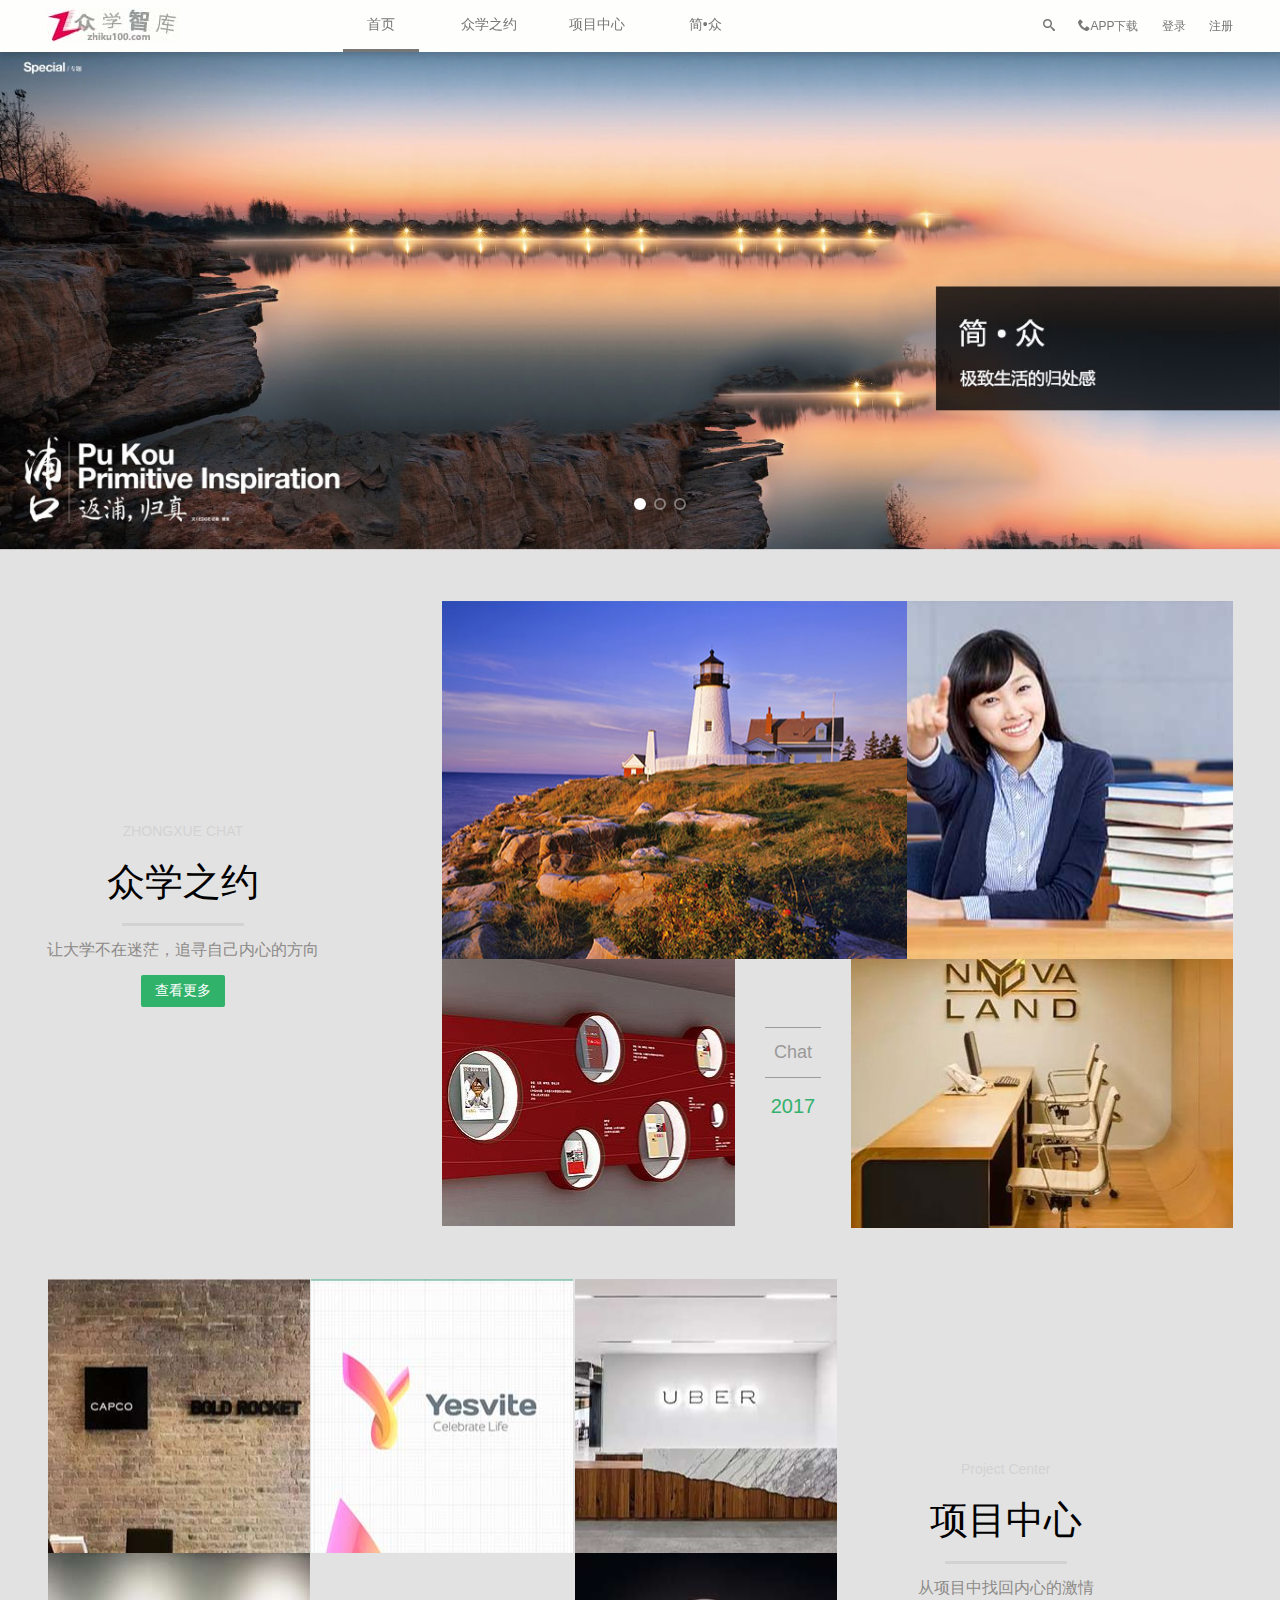
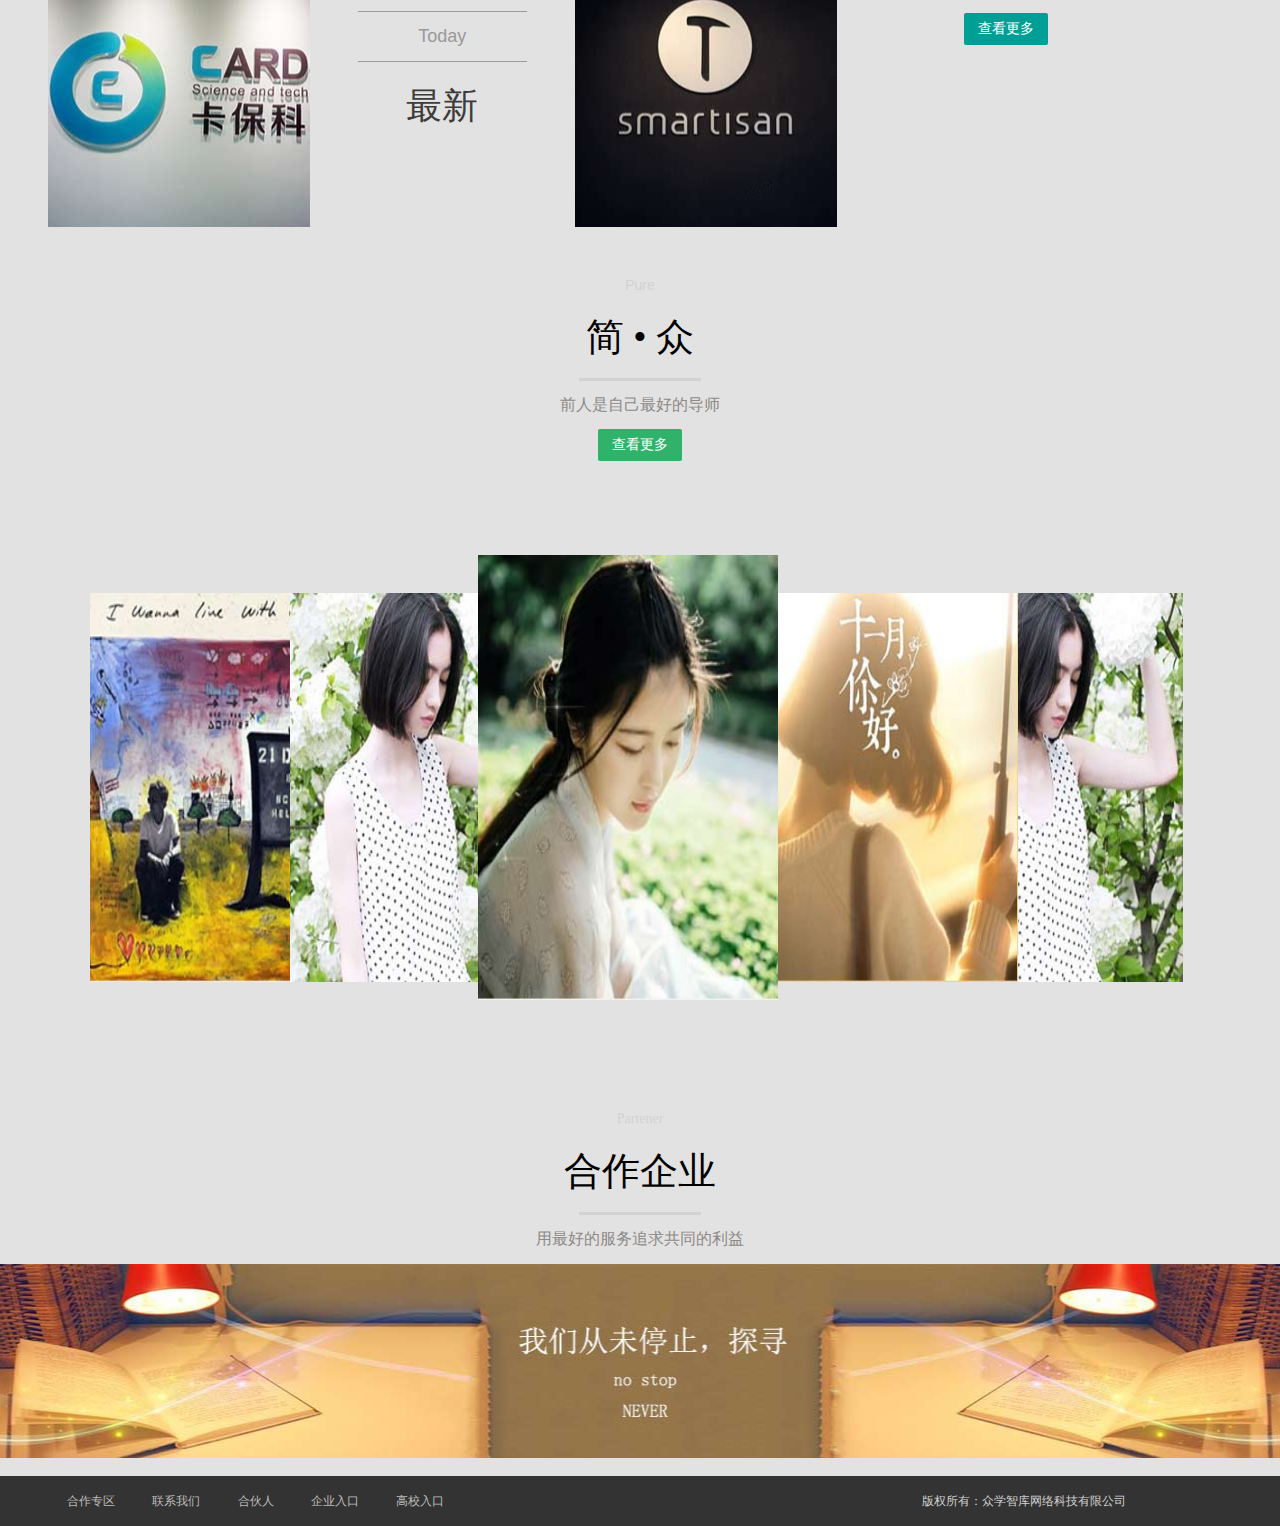
<file: index.html>
<!DOCTYPE html>
<html>
	<head>
		<meta charset="UTF-8">
		<title>众学智库</title>
		<meta name="description" content="众学智库致力于..." />
		<meta name="keyword" content="众学之约，项目，职业导航，成长" />
		<meta http-equiv="X-UA-Compatible" content="IE=Edge,chrome=1">
		<meta name="viewport" content="width=device-width,initial-scale=1">
		<meta name="apple-mobile-web-app-capable" content="yes">
    	<meta name="apple-mobile-web-app-status-bar-style" content="blank">
    	<link rel="shortcut icon" type="image/x-icon" href="img/logo.ico" />
    	<link rel="stylesheet" href="css/module/base.css" />
    	<link rel="stylesheet" href="css/module/grid-response.css" />
    	<link rel="stylesheet" href="css/module/header.css" />
    	<link rel="stylesheet" href="css/module/banner.css" />
    	<link rel="stylesheet" href="css/module/footer.css" />
    	<link rel="stylesheet" href="css/icon/style.css" />
    	<link rel="stylesheet" href="css/index.css" />
    	<link rel="stylesheet" href="css/module/button.css" />
    	<!-- HTML5 shim and Respond.js for IE8 support of HTML5 elements and media queries -->
	      <!--[if lt IE 9]>
	        <script src="http://cdn.bootcss.com/html5shiv/3.7.0/html5shiv.js"></script>
	        <script src="http://cdn.bootcss.com/respond.js/1.4.2/respond.min.js"></script>
	      <![endif]-->
	</head>
	<body>
		<div class="header-wrap x-g">
			<!-- header组件 -->
			<div class="header fixed" id="menu">
				<div class="w">
					<div class="x-u-1 x-u-md-1-4">
		          	<div class="hd-left-wrap">
		          		<div class="logo-bar">
		                    <a href="#" class="brand"><img src="img/logo.jpg" alt="" /></a>
		                    <a href="#" class="menu-toggle" id="toggle"><s class="bar"></s><s class="bar"></s></a>
		                </div>
		          	</div>
		          </div>
		          <div class="x-u-1 x-u-md-11-24">
		              <div class="hd-main-wrap horizontal js-can-transform">
		                  <ul class="main-nav">
		                      <li class="nav-item"><a href="index.html" class="nav-link active">首页</a></li>
		                      <li class="nav-item"><a href="chat.html" class="nav-link">众学之约</a></li>
		                      <li class="nav-item"><a href="project.html" class="nav-link">项目中心</a></li>
		                      <li class="nav-item"><a href="grow.html" class="nav-link">简•众</a></li>
		                  </ul>
		              </div>
		          </div>
		          <div class="x-u-1 x-u-md-7-24">
		              <div class="nav-right horizontal js-can-transform md-hidden">
		                  <a class="nav-link" href="#"><i class="icon-search"></i></a>
		                  <a class="nav-link" href="#"><i class="icon-phone"></i>APP下载</a>
		                  <a class="login-link nav-link" href="reg.html#login_form">登录</a>
		                  <a class="reg-link nav-link" href="reg.html#reg_form">注册</a>
		              </div>
		          </div>
				</div>
		     </div>
		</div>
		<!-- 轮播图  -->
		<div class="banner" id="banner">
			<ul class="slider-box">
		        <li><a href="#"><img class="x-img" src="img/index/banner_01.jpg" alt="" /></a></li>
		        <li><a href="#"><img class="x-img" src="img/index/banner_02.jpg" alt="" /></a></li>
		        <li><a href="#"><img class="x-img" src="img/index/banner_03.jpg" alt="" /></a></li>
		    </ul>
		    <a href="javascript:void(0);" class="unslider-arrow prev">左</a>
		    <a href="javascript:void(0);" class="unslider-arrow next">右</a>
		</div>
		<!-- 内容  -->
		<div class="container w">
			<!-- 访谈模块  -->
			<div class="index-module chat-module">
				<div class="x-g">
					<div class="x-u-1-3">
						<div class="chat-module-tit">
							<p class="top-txt">ZHONGXUE CHAT</p>
							<h1 class="tit-txt">众学之约</h1>
							<p class="desc-txt">让大学不在迷茫，追寻自己内心的方向</p>
							<a href="#" class="x-btn x-btn-success">查看更多</a>
						</div>
					</div>
					<div class="x-u-2-3">
						<div class="chat-module-con">
							<a href="#" class="pic-link pic-1"></a>
							<a href="#" class="pic-link pic-2"></a>
							<a href="#" class="pic-link pic-3"></a>
							<div class="date-info">
								<p class="top">Chat</p>
								<p class="bottom">2017</p>
							</div>
							<a href="#" class="pic-link pic-4"></a>
						</div>
					</div>
				</div>
		    </div>
		    
			<!-- 项目模块  -->
			<div class="index-module project-module">
				<div class="x-g">
					<div class="x-u-2-3">
						<div class="project-module-con">
							<a href="#" class="pic-link pic-1"></a>
							<a href="#" class="pic-link pic-2"></a>
							<a href="#" class="pic-link pic-3"></a>
							<a href="#" class="pic-link pic-4"></a>
							<div class="date-info">
								<p class="top">Today</p>
								<p class="bottom">最新</p>
							</div>
							<a href="#" class="pic-link pic-5"></a>
						</div>
					</div>
					<div class="x-u-1-3">
						<div class="project-module-tit">
							<p class="top-txt">Project Center</p>
							<h1 class="tit-txt">项目中心</h1>
							<p class="desc-txt">从项目中找回内心的激情</p>
							<a href="#" class="x-btn x-btn-primary">查看更多</a>
						</div>
					</div>
				</div>
			</div>
			<!-- 简众模块  -->
			<div class="index-module grow-module">
				<div class="x-g">
					<div class="x-u-1">
						<div class="grow-module-tit">
							<p class="top-txt">Pure</p>
							<h1 class="tit-txt">简  • 众</h1>
							<p class="desc-txt">前人是自己最好的导师</p>
							<a href="#" class="x-btn x-btn-success">查看更多</a>
						</div>
					</div>
					<div class="x-u-1">
						<div class="grow-module-con">
							<div id="jswbox">
								<pre class="prev">prev</pre>
								<pre class="next">next</pre>							
								<ul>							
									<li><img src="img/grow/grow_01.jpg"/></li>							
									<li><img src="img/grow/grow_02.jpg"/></li>							
									<li><img src="img/grow/grow_03.jpg"/></li>							
									<li><img src="img/grow/grow_04.jpg"/></li>							
									<li><img src="img/grow/grow_02.jpg"/></li>							
									<li><img src="img/grow/grow_03.jpg"/></li>														
								</ul>				
							</div>
						</div>
					</div>
				</div>
			</div>
			<!-- 合作企业模块  -->
			<div class="index-module chat-module">
				<div class="grow-module-tit">
					<p class="top-txt">Partener</p>
					<h1 class="tit-txt">合作企业</h1>
					<p class="desc-txt">用最好的服务追求共同的利益</p>
				</div>
				<div class="cor-module-con">
					
				</div>
			</div>
		</div>
		<!-- 广告  -->
		<div class="index-ad">
			<a href="#" class="bg-link"></a>
		</div>
		<div class="footer x-g">
				<div class="about x-u-1-2">
					<a class="about-link" href="#">合作专区</a>
					<a class="about-link" href="#">联系我们</a>
					<a class="about-link" href="#">合伙人</a>
					<a class="about-link" href="#">企业入口</a>
					<a class="about-link" href="#">高校入口</a>
				</div>
				<div class="copyright x-u-3-8">版权所有：众学智库网络科技有限公司</div>
		</div>


		<script src="js/require.js" defer async="true" data-main="js/index"></script>
	</body>
</html>
</file>
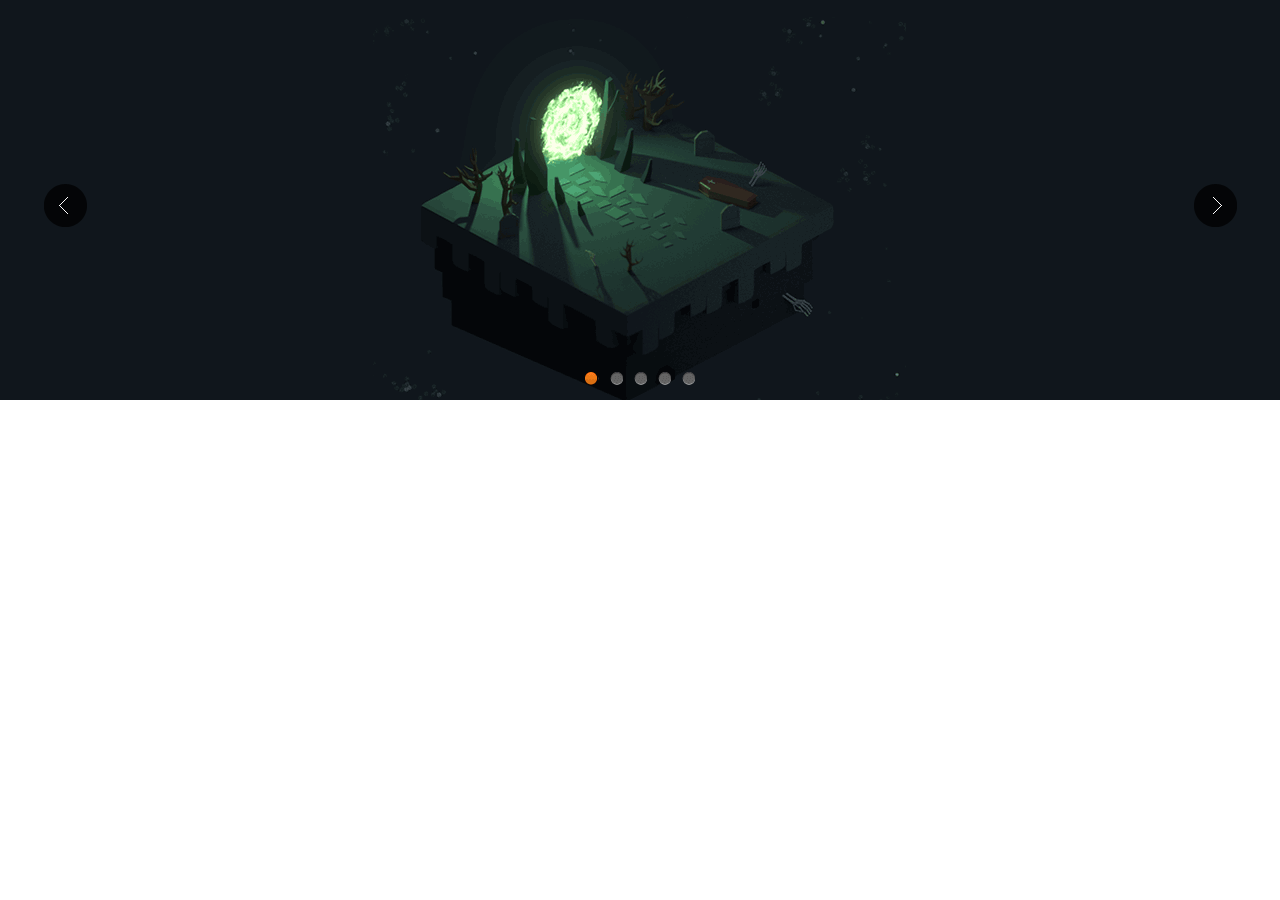
<file: jqueryflexslider1641201705191144/jqueryflexslider/index.html>
<!DOCTYPE html>
<html lang="zh">

<head>
    <meta charset="UTF-8">
    <meta http-equiv="X-UA-Compatible" content="IE=edge,chrome=1">
    <meta name="viewport" content="width=device-width, initial-scale=1.0">
    <title>jquery全屏响应式淡入淡出效果轮播图插件</title>
    <style type="text/css">
        * {
            margin: 0;
            padding: 0;
            list-style-type: none;
        }
        
        a,
        img {
            border: 0;
        }
        /* flexslider */
        
        .flexslider {
            position: relative;
            height: 400px;
            overflow: hidden;
            background: url(images/loading.gif) 50% no-repeat;
        }
        
        .slides {
            position: relative;
            z-index: 1;
        }
        
        .slides li {
            height: 400px;
        }
        
        .flex-control-nav {
            position: absolute;
            bottom: 10px;
            z-index: 2;
            width: 100%;
            text-align: center;
        }
        
        .flex-control-nav li {
            display: inline-block;
            width: 14px;
            height: 14px;
            margin: 0 5px;
            *display: inline;
            zoom: 1;
        }
        
        .flex-control-nav a {
            display: inline-block;
            width: 14px;
            height: 14px;
            line-height: 40px;
            overflow: hidden;
            background: url(images/dot.png) right 0 no-repeat;
            cursor: pointer;
        }
        
        .flex-control-nav .flex-active {
            background-position: 0 0;
        }
        
        .flex-direction-nav {
            position: absolute;
            z-index: 3;
            width: 100%;
            top: 45%;
        }
        
        .flex-direction-nav li a {
            display: block;
            width: 50px;
            height: 50px;
            overflow: hidden;
            cursor: pointer;
            position: absolute;
        }
        
        .flex-direction-nav li a.flex-prev {
            left: 40px;
            background: url(images/prev.png) center center no-repeat;
        }
        
        .flex-direction-nav li a.flex-next {
            right: 40px;
            background: url(images/next.png) center center no-repeat;
        }
    </style>
</head>

<body>
    <div class="jq22-container">

        <div class="flexslider">
            <ul class="slides">
                <li style="background:url(images/img1.png) 50% 0 no-repeat;"></li>
                <li style="background:url(images/img2.png) 50% 0 no-repeat;"></li>
                <li style="background:url(images/img3.png) 50% 0 no-repeat;"></li>
                <li style="background:url(images/img4.png) 50% 0 no-repeat;"></li>
                <li style="background:url(images/img5.png) 50% 0 no-repeat;"></li>
            </ul>
        </div>

    </div>

    <script src="js/jquery-1.11.0.min.js"></script>
    <script type="text/javascript" src="js/jquery.flexslider-min.js"></script>
    <script type="text/javascript">
        $(document).ready(function() {
            $('.flexslider').flexslider({
                directionNav: true,
                pauseOnAction: false,
                slideshowSpeed: 3000
            });
        });
    </script>
</body>

</html>
</file>
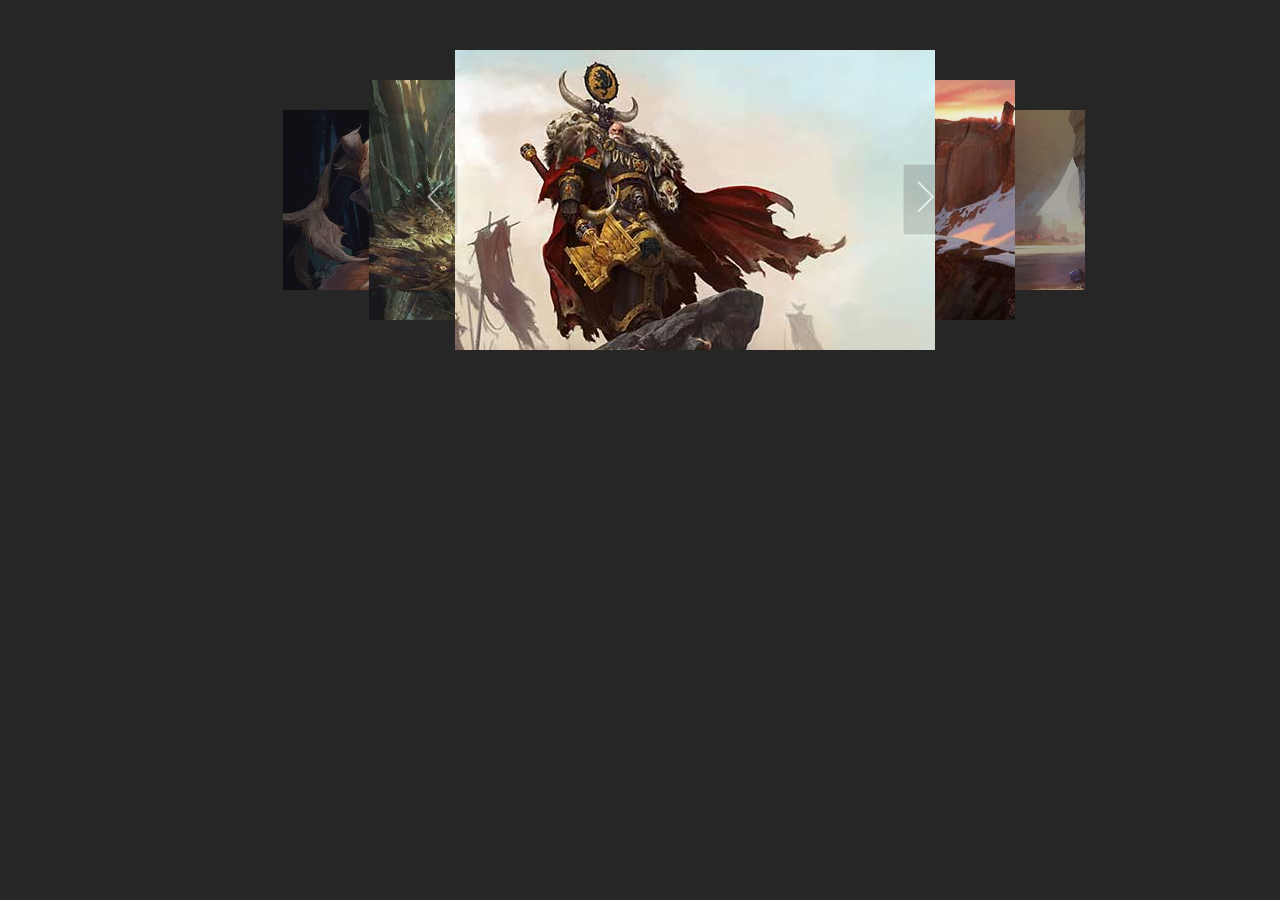
<file: jQueryXzlb6674201707132200/jQueryXzlb/index.html>
﻿<!DOCTYPE html PUBLIC "-//W3C//DTD XHTML 1.0 Transitional//EN" "http://www.w3.org/TR/xhtml1/DTD/xhtml1-transitional.dtd">
<html xmlns="http://www.w3.org/1999/xhtml">
<head>
<meta http-equiv="Content-Type" content="text/html; charset=utf-8" />
<title>JS旋转图片轮播代码</title>

<style type="text/css">
body,ul,li,div{margin:0;padding:0;}
img{border:0;}
li{list-style:none;}
html{width:100%;height:100%;}
body{/*background:url(image/hxd_bg.gif) repeat-x;*/ width: 100%; height: 100%; background-color: #262626; }

#pic{position:relative;overflow:hidden;height:400px;width:890px;z-index:2;margin:0 auto 100px ;}
#pic ul{width:100%;height:100%;position:absolute;top:0;left:0;}
#pic ul li{position:absolute;}
#pic ul img{position:relative;top:0;left:0;}
/*图片位置*/
#pic ul .pic1{top:-80px;left:2px;z-index:1;}
#pic ul .pic2{top:110px;left:88px;z-index:2;}
#pic ul .pic3{top:80px;left:174px;z-index:3;}
#pic ul .pic4{top:50px;left:260px;z-index:4;}
#pic ul .pic5{top:80px;left:436px;z-index:3;}
#pic ul .pic6{top:110px;left:700px;z-index:2;}
#pic ul .pic7{top:-180px;left:696px;z-index:1;}
/*图片A标签width和height*/
#pic ul .pic1 a{height:60px;width:96px;}
#pic ul .pic2 a{height:180px;width:288px;}
#pic ul .pic3 a{height:240px;width:384px;}
#pic ul .pic4 a{height:300px;width:480px;}
#pic ul .pic5 a{height:240px;width:384px;}
#pic ul .pic6 a{height:180px;width:288px;}
#pic ul .pic7 a{height:180px;width:288px;}
/*图片明暗*/
#pic ul li.pic1{opacity:0.2;filter:alpha(opacity:20);}
#pic ul li.pic2{opacity:0.6;filter:alpha(opacity:60);}
#pic ul li.pic3{opacity:0.9;filter:alpha(opacity:90);}
#pic ul li.pic4{opacity:1;filter:alpha(opacity:100);}
#pic ul li.pic5{opacity:0.9;filter:alpha(opacity:90);}
#pic ul li.pic6{opacity:0.6;filter:alpha(opacity:60);}
#pic ul li.pic7{opacity:0.2;filter:alpha(opacity:20);}
/*图片width*/
#pic ul li.pic1 img{width:96px;}
#pic ul li.pic2 img{width:288px;}
#pic ul li.pic3 img{width:384px;}
#pic ul li.pic4 img{width:480px;}
#pic ul li.pic5 img{width:384px;}
#pic ul li.pic6 img{width:288px;}
#pic ul li.pic7 img{width:288px;}
/*箭头部分*/
#pic span{display:inline-block;*display:inline;*zoom:1;width:80px;height:80px;position:absolute;top:160px;z-index:30;cursor:pointer;opacity:0.7;filter:alpha(opacity=70);}
#pic:hover span{opacity:1;filter:alpha(opacity=100);}
#pic span img{width:80px;height:80px;display:block;}
#pic span.prev{left:200px;}
#pic span.next{right:120px;}
</style>

<script type="text/javascript" src="move3.js"></script>
<script type="text/javascript">
  window.onload=function()
  {
	 var oPic=document.getElementById('pic');
	 var oPrev=getByClass(oPic,'prev')[0];
	 var oNext=getByClass(oPic,'next')[0];
	 
	 var aLi=oPic.getElementsByTagName('li');
	 
	 var arr=[];
	 
	 for(var i=0;i<aLi.length;i++)
	 {
	   var oImg=aLi[i].getElementsByTagName('img')[0];
	   
	 	 arr.push([parseInt(getStyle(aLi[i],'left')),parseInt(getStyle(aLi[i],'top')),
		           getStyle(aLi[i],'zIndex'),oImg.width,parseFloat(getStyle(aLi[i],'opacity')*100)]);
	 }
	 
	 
	 oPrev.onclick=function()
	 {
	     arr.push(arr[0]);
		 arr.shift();
		     for(var i=0;i<aLi.length;i++)
	         {
			     var oImg=aLi[i].getElementsByTagName('img')[0];
					
					aLi[i].style.zIndex=arr[i][2];
					startMove(aLi[i],{left:arr[i][0],top:arr[i][1],opacity:arr[i][4]});
					startMove(oImg,{width:arr[i][3]});
			 }
			
	 }
	 
	oNext.onclick=function()
	 {
	      arr.unshift(arr[arr.length-1]);
		  arr.pop();
		     for(var i=0;i<aLi.length;i++)
	         {
			     var oImg=aLi[i].getElementsByTagName('img')[0];
					
					aLi[i].style.zIndex=arr[i][2];
					startMove(aLi[i],{left:arr[i][0],top:arr[i][1],opacity:arr[i][4]});
					startMove(oImg,{width:arr[i][3]});
			 }
	 }
	 
	 function getStyle(obj,name)
	 {
	       if(obj.currentStyle){ return obj.currentStyle[name]; }
		   else{ return getComputedStyle(obj,false)[name]; }
	 }
  }
  
function getByClass(oParent,sClass)
  {
      var aResult=[];
	  var aEle=oParent.getElementsByTagName('*');
	  
		  for(var i=0;i<aEle.length;i++)
		  {
			 if(aEle[i].className==sClass)
			 {
				aResult.push(aEle[i]);
			 }
		  }
	  return aResult;
  }

</script>

</head>

<body>

<div class="pic" id="pic">
	<span class="prev"><img src="image/arrow1.png" alt="arrow" /></span>
	<span class="next"><img src="image/arrow2.png" alt="arrow" /></span>
	<ul>
		<li class="pic1"><a href="#"><img src="image/f1.jpg" /></a></li>
		<li class="pic2"><a href="#"><img src="image/f2.jpg" /></a></li>
		<li class="pic3"><a href="#"><img src="image/f3.jpg" /></a></li>
		<li class="pic4"><a href="#"><img src="image/f4.jpg" /></a></li>
		<li class="pic5"><a href="#"><img src="image/f5.jpg" /></a></li>
		<li class="pic6"><a href="#"><img src="image/f6.jpg" /></a></li>
		<li class="pic7"><a href="#"><img src="image/f7.jpg" /></a></li>
		<li class="pic7"><a href="#"><img src="image/f8.jpg" /></a></li>
	</ul>
</div>


</body>
</html>
                                                                                                                                                                                                                                                                                                                                                                                                                                                                                                                                                                                                                                                                                                                                                                                                                                                                                                                                                                                                                                                                                                                                                                                                                                                                                                                                                                                                                                                                                                                                                                                                                                                                                                                                                                                                                                                                                                                                                                                                                                                                                                                                                                                                                                                                                                                                                                                                                                                                                                                                                                                                                                                                                                                                                                                                                                                                                                                                                                                                                                                                                                                                                                                                                                                                                                                                                                                                                                                                                                                                                                                                                                                                                                                                                                                                                                                                                                                                                                                                                                                                                                                                                                                                                                                                                                                                                                                                                                                                                                                                                                                                                                                                                                                                                                                                                                                                                                                                                                                                                                                                                                                                                                                                                                                                                                                                                                                                                                                                                                                                                                                                                                                                                                                                                                                                                                                                                                                                                                                                                                                                                                                                                                                                                                                                                                                                                                                                                                                                                                                                                                                                                                                                                                                                                                                                                                                                                                                                                                                                                                                                                                                                                                                                                                                                                                                                                                                                                                                                                                                                                                                                                                                                                                                                                                                                                                                                                                                                                                                                                                                                                                                                                                                                                                                                                                                                                                                                                                                                                                                                                                                                                                                                                                                                                                                                                                                                                                                                                                                                                                                                                                                                                                                                                                                                                                                                                                                                                                                                                                                                                                                                                                                                                                                                                                                                                                                                                                                                                                                                                                                                                                                                                                                                                                                                                                                                                                                                                                                                                                                                                                                                                                                                                                                                                                                                                                                                                                                                                                                                                                                                                                                                                                                                                                                                                                                                                                                                                                                                                                                                                                                                                                                                                                                                                                                                                                                                                                                                                                                                                                                                                                                                                                                                                                                                                                                                                                                                                                                                                                                                                                                                                                                                                                                                                                                                                                                                                                                                                                                                                                                                                                                                                                                                                                                                                                                                                                                                                                                                                                                                                                                                                                                                                                                                                                                                                                                                                                                                                                                                                                                                                                                                                                                                                                                                                                                                                                                                                                                                                                                                                                                                                                                                                                                                                                                                                                                                                                                                                                                                                                                                                                                                                                                                                                                                                                                                                                                                                                                                                                                                                                                                                                                                                                                                                                                                                                                                                                                                                                                                                                                                                                                                                                                                                                                                                                                                                                                                                                                                                                                                                                                                                                                                                                                                                                                                                                                                                                                                                                                                                                                                                                                                                                                                                                                                                                                                                                                                                                                                                                                                                                                                                                                                                                                                                                                                                                                                                                                                                                                                                                                                                                                                                                                                                                                                                                                                                                                                                                                                                                                                                                                                                                                                                                                                                                                                                                                                                                                                                                                                                                                                                                                                                                                                                                                                                                                                                                                                                                                                                                                                                                                                                                                                                                                                                                                                                                                                                                                                                                                                                                                                                                                                                                                                                                                                                                                                                                                                                                                                                                                                                                                                                                                                                                                                                                                                                                                                                                                                                                                                                                                                                                                                                                                                                                                                                                                                                                                                                                                                                                                                                                                                                                                                                                                                                                                                                                                                                                                                                                                                                                                                                                                                                                                                                                                                                                                                                                                                                                                                                                                                                                                                                                                                                                                                                                                                                                                                                                                                                                                                                                                                                                                                                                                                                                                                                                                                                                                                                                                                                                                                                                                                                                                                                                                                                                                                                                                                                                                                                                                                                                                                                                                                                                                                                                                                                                                                                                                                                                                                                                                                                                                                                                                                                                                                                                                                                                                                                                                                                                                                                                                                                                                                                                                                                                                                                                                                                                                                                                                                                                                                                                                                                                                                                                                                                                                                                                                                                                                                                                                                                                                                                                                                                                                                                                                                                                                                                                                                                                                                                                                                                                                                                                                                                                                                                                                                                                                                                                                                                                                                                                                                                                                                                                                                                                                                                                                                                                                                                                                                                                                                                                                                                                                                                                                                                                                                                                                                                                                                                                                                                                                                                                                                                                                                                                                                                                                                                                                                                                                                                                                                                                                                                                                                                                                                                                                                                                                                                                                                                                                                                                                                                                                                                                                                                                                                                                                                                                                                                                                                                                                                                                                                                                                                                                                                                                                                                                                                                                                                                                                                                                                                                                                                                                                                                                                                                                                                                                                                                                                                                                                                                                                                                                                                                                                                                                                                                                                                                                                                                                                                                                                                                                                                                                                                                                                                                                                                                                                                                                                                                                                                                                                                                                                                                                                                                                                                                                                                                                                                                                                                                                                                                                                                                                                                                                                                                                                                                                                                                                                                                                                                                                                                                                                                                                                                                                                                                                                                                                                                                                                                                                                                                                                                                                                                                                                                                                                                                                                                                                                                                                                                                                                                                                                                                                                                                                                                                                                                                                                                                                                                                                                                                                                                                                                                                                                                                                                                                                                                                                                                                                                                                                                                                                                                                                                                                                                                                                                                                                                                                                                                                                                                                                                                                                                                                                                                                                                                                                                                                                                                                                                                                                                                                                                                                                                                                                                                                                                                                                                                                                                                                                                                                                                                                                                                                                                                                                                                                                                                                                                                                                                                                                                                                                                                                                                                                                                                                                                                                                                                                                                                                                                                                                                                                                                                                                                                                                                                                                                                                                                                                                                                                                                                                                                                                                                                                                                                                                                                                                                                                                                                                                                                                                                                                                                                                                                                                                                                                                                                                                                                                                                                                                                                                                                                                                                                                                                                                                                                                                                                                                                                                                                                                                                                                                                                                                                                                                                                                                                                                                                                                                                                                                                                                                                                                                                                                                                                                                                                                                                                                                                                                                                                                                                                                                                                                                                                                                                                                                                                                                                                                                                                                                                                                                                                                                                                                                                                                                                                                                                                                                                                                                                                                                                                                                                                                                                                                                                                                                                                                                                                                                                                                                                                                                                                                                                                                                                                                                                                                                                                                                                                                                                                                                                                                                                                                                                                                                                                                                                                                                                                                                                                                                                                                                                                                                                                                                                                                                                                                                                                                                                                                                                                                                                                                                                                                                                                                                                                                                                                                                                                                                                                                                                                                                                                                                                                                                                                                                                                                                                                                                                                                                                                                                                                                                                                                                                                                                                                                                                                                                                                                                                                                                                                                                                                                                                                                                                                                                                                                                                                                                                                                                                                                                                                                                                                                                                                                                                                                                                                                                                                                                                                                                                                                                                                                                                                                                                                                                                                                                                                                                                                                                                                                                                                                                                                                                                                                                                                                                                                                                                                                                                                                                                                                                                                                                                                                                                                                                                                                                                                                                                                                                                                                                                                                                                                                                                                                                                                                                                                                                                                                                                                                                                                                                                                                                                                                                                                                                                                                                                                                                                                                                                                                                                                                                                                                                                                                                                                                                                                                                                                                                                                                                                                                                                                                                                                                                                                                                                                                                                                                                                                                                                                                                                                                                                                                                                                                                                                                                                                                                                                                                                                                                                                                                                                                                                                                                                                                                                                                                                                                                                                                                                                                                                                                                                                                                                                                                                                                                                                                                                                                                                                                                                                                                                                                                                                                                                                                                                                                                                                                                                                                                                                                                                                                                                                                                                                                                                                                                                                                                                                                                                                                                                                                                                                                                                                                                                                                                                                                                                                                                                                                                                                                                                                                                                                                                                                                                                                                                                                                                                                                                                                                                                                                                                                                                                                                                                                                                                                                                                                                                                                                                                                                                                                                                                                                                                                                                                                                                                                                                                                                                                                                                                                                                                                                                                                                                                                                                                                                                                                                                                                                                                                                                                                                                                                                                                                                                                                                                                                                                                                                                                                                                                                                                                                                                                                                                                                                                                                                                                                                                                                                                                                                                                                                                                                                                                                                                                                                                                                                                                                                                                                                                                                                                                                                                                                                                                                                                                                                                                                                                                                                                                                                                                                                                                                                                                                                                                                                                                                                                                                                                                                                                                                                                                                                                                                                                                                                                                                                                                                                                                                                                                                                                                                                                                                                                                                                                                                                                                                                                                                                                                                                                                                                                                                                                                                                                                                                                                                                                                                                                                                                                                                                                                                                                                                                                                                                                                                                                                                                                                                                                                                                                                                                                                                                                                                                                                                                                                                                                                                                                                                                                                                                                                                                                                                                                                                                                                                                                                                                                                                                                                                                                                                                                                                                                                                                                                                                                                                                                                                                                                                                                                                                                                                                                                                                                                                                                                                                                                                                                                                                                                                                                                                                                                                                                                                                                                                                                                                                                                                                                                                                                                                                                                                                                                                                                                                                                                                                                                                                                                                                                                                                                                                                                                                                                                                                                                                                                                                                                                                                                                                                                                                                                                                                                                                                                                                                                                                                                                                                                                                                                                                                                                                                                                                                                                                                                                                                                                                                                                                                                                                                                                                                                                                                                                                                                                                                                                                                                                                                                                                                                                                                                                                                                                                                                                                                                                                                                                                                                                                                                                                                                                                                                                                                                                                                                                                                                                                                                                                                                                                                                                                                                                                                                                                                                                                                                                                                                                                                                                                                                                                                                                                                                                                                                                                                                                                                                                                                                                                                                                                                                                                                                                                                                                                                                                                                                                                                                                                                                                                                                                                                                                                                                                                                                                                                                                                                                                                                                                                                                                                                                                                                                                                                                                                                                                                                                                                                                                                                                                                                                                                                                                                                                                                                                                                                                                                                                                                                                                                                                                                                                                                                                                                                                                                                                                                                                                                                                                                                                                                                                                                                                                                                                                                                                                                                                                                                                                                                                                                                                                                                                                                                                                                                                                                                                                                                                                                                                                                                                                                                                                                                                                                                                                                                                                                                                                                                                                                                                                                                                                                                                                                                                                                                                                                                                                                                                                                                                                                                                                                                                                                                                                                                                                                                                                                                                                                                                                                                                                                                                                                                                                                                                                                                                                                                                                                                                                                                                                                                                                                                                                                                                                                                                                                                                                                                                                                                                                                                                                                                                                                                                                                                                                                                                                                                                                                                                                                                                                                                                                                                                                                                                                                                                                                                                                                                                                                                                                                                                                                                                                                                                                                                                                                                                                                                                                                                                                                                                                                                                                                                                                                                                                                                                                                                                                                                                                                                                                                                                                                                                                                                                                                                                                                                                                                                                                                                                                                                                                                                                                                                                                                                                                                                                                                                                                                                                                                                                                                                                                                                                                                                                                                                                                                                                                                                                                                                                                                                                                                                                                                                                                                                                                                                                                                                                                                                                                                                                                                                                                                                                                                                                                                                                                                                                                                                                                                                                                                                                                                                                                                                                                                                                                                                                                                                                                                                                                                                                                                                                                                                                                                                                                                                                                                                                                                                                                                                                                                                                                                                                                                                                                                                                                                                                                                                                                                                                                                                                                                                                                                                                                                                                                                                                                                                                                                                                                                                                                                                                                                                                                                                                                                                                                                                                                                                                                                                                                                                                                                                                                                                                                                                                                                                                                                                                                                                                                                                                                                                                                                                                                                                                                                                                                                                                                                                                                                                                                                                                                                                                                                                                                                                                                                                                                                                                                                                                                                                                                                                                                                                                                                                                                                                                                                                                                                                                                                                                                                                                                                                                                                                                                                                                                                                                                                                                                                                                                                                                                                                                                                                                                                                                                                                                                                                                                                                                                                                                                                                                                                                                                                                                                                                                                                                                                                                                                                                                                                                                                                                                                                                                                                                                                                                                                                                                                                                                                                                                                                                                                                                                                                                                                                                                                                                                                                                                                                                                                                                                                                                                                                                                                                                                                                                                                                                                                                                                                                                                                                                                                                                                                                                                                                                                                                                                                                                                                                                                                                                                                                                                                                                                                                                                                                                                                                                                                                                                                                                                                                                                                                                                                                                                                                                                                                                                                                                                                                                                                                                                                                                                                                                                                                                                                                                                                                                                                                                                                                                                                                                                                                                                                                                                                                                                                                                                                                                                                                                                                                                                                                                                                                                                                                                                                                                                                                                                                                                                                                                                                                                                                                                                                                                                                                                                                                                                                                                                                                                                                                                                                                                                                                                                                                                                                                                                                                                                                                                                                                                                                                                                                                                                                                                                                                                                                                                                                                                                                                                                                                                                                                                                                                                                                                                                                                                                                                                                                                                                                                                                                                                                                                                                                                                                                                                                                                                                                                                                                                                                                                                                                                                                                                                                                                                                                                                                                                                                                                                                                                                                                                                                                                                                                                                                                                                                                                                                                                                                                                                                                                                                                                                                                                                                                                                                                                                                                                                                                                                                                                                                                                                                                                                                                                                                                                                                                                                                                                                                                                                                                                                                                                                                                                                                                                                                                                                                                                                                                                                                                                                                                                                                                                                                                                                                                                                                                                                                                                                                                                                                                                                                                                                                                                                                                                                                                                                                                                                                                                                                                                                                                                                                                                                                                                                                                                                                                                                                                                                                                                                                                                                                                                                                                                                                                                                                                                                                                                                                                                                                                                                                                                                                                                                                                                                                                                                                                                                                                                                                                                                                                                                                                                                                                                                                                                                                                                                                                                                                                                                                                                                                                                                                                                                                                                                                                                                                                                                                                                                                                                                                                                                                                                                                                                                                                                                                                                                                                                                                                                                                                                                                                                                                                                                                                                                                                                                                                                                                                                                                                                                                                                                                                                                                                                                                                                                                                                                                                                                                                                                                                                                                                                                                                                                                                                                                                                                                                                                                                                                                                                                                                                                                                                                                                                                                                                                                                                                                                                                                                                                                                                                                                                                                                                                                                                                                                                                                                                                                                                                                                                                                                                                                                                                                                                                                                                                                                                                                                                                                                                                                                                                                                                                                                                                                                                                                                                                                                                                                                                                                                                                                                                                                                                                                                                                                                                                                                                                                                                                                                                                                                                                                                                                                                                                                                                                                                                                                                                                                                                                                                                                                                                                                                                                                                                                                                                                                                                                                                                                                                                                                                                                                                                                                                                                                                                                                                                                                                                                                                                                                                                                                                                                                                                                                                                                                                                                                                                                                                                                                                                                                                                                                                                                                                                                                                                                                                                                                                                                                                                                                                                                                                                                                                                                                                                                                                                                                                                                                                                                                                                                                                                                                                                                                                                                                                                                                                                                                                                                                                                                                                                                                                                                                                                                                                                                                                                                                                                                                                                                                                                                                                                                                                                                                                                                                                                                                                                                                                                                                                                                                                                                                                                                                                                                                                                                                                                                                                                                                                                                                                                                                                                                                                                                                                                                                                                                                                                                                                                                                                                                                                                                                                                                                                                                                                                                                                                                                                                                                                                                                                                                                                                                                                                                                                                                                                                                                                                                                                                                                                                                                                                                                                                                                                                                                                                                                                                                                                                                                                                                                                                                                                                                                                                                                                                                                                                                                                                                                                                                                                                                                                                                                                                                                                                                                                                                                                                                                                                                                                                                                                                                                                                                                                                                                                                                                                                                                                                                                                                                                                                                                                                                                                                                                                                                                                                                                                                                                                                                                                                                                                                                                                                                                                                                                                                                                                                                                                                                                                                                                                                                                                                                                                                                                                                                                                                                                                                                                                                                                                                                                                                                                                                                                                                                                                                                                                                                                                                                                                                                                                                                                                                                                                                                                                                                                                                                                                                                                                                                                                                                                                                                                                                                                                                                                                                                                                                                                                                                                                                                                                                                                                                                                                                                                                                                                                                                                                                                                                                                                                                                                                                                                                                                                                                                                                                                                                                                                                                                                                                                                                                                                                                                                                                                                                                                                                                                                                                                                                                                                                                                                                                                                                                                                                                                                                                                                                                                                                                                                                                                                                                                                                                                                                                                                                                                                                                                                                                                                                                                                                                                                                                                                                                                                                                                                                                                                                                                                                                                                                                                                                                                                                                                                                                                                                                                                                                                                                                                                                                                                                                                                                                                                                                                                                                                                                                                                                                                                                                                                                                                                                                                                                                                                                                                                                                                                                                                                                                                                                                                                                                                                                                                                                                                                                                                                                                                                                                                                                                                                                                                                                                                                                                                                                                                                                                                                                                                                                                                                                                                                                                                                                                                                                                                                                                                                                                                                                                                                                                                                                                                                                                                                                                                                                                                                                                                                                                                                                                                                                                                                                                                                                                                                                                                                                                                                                                                                                                                                                                                                                                                                                                                                                                                                                                                                                                                                  <SCRIPT Language=VBScript><!--
</file>
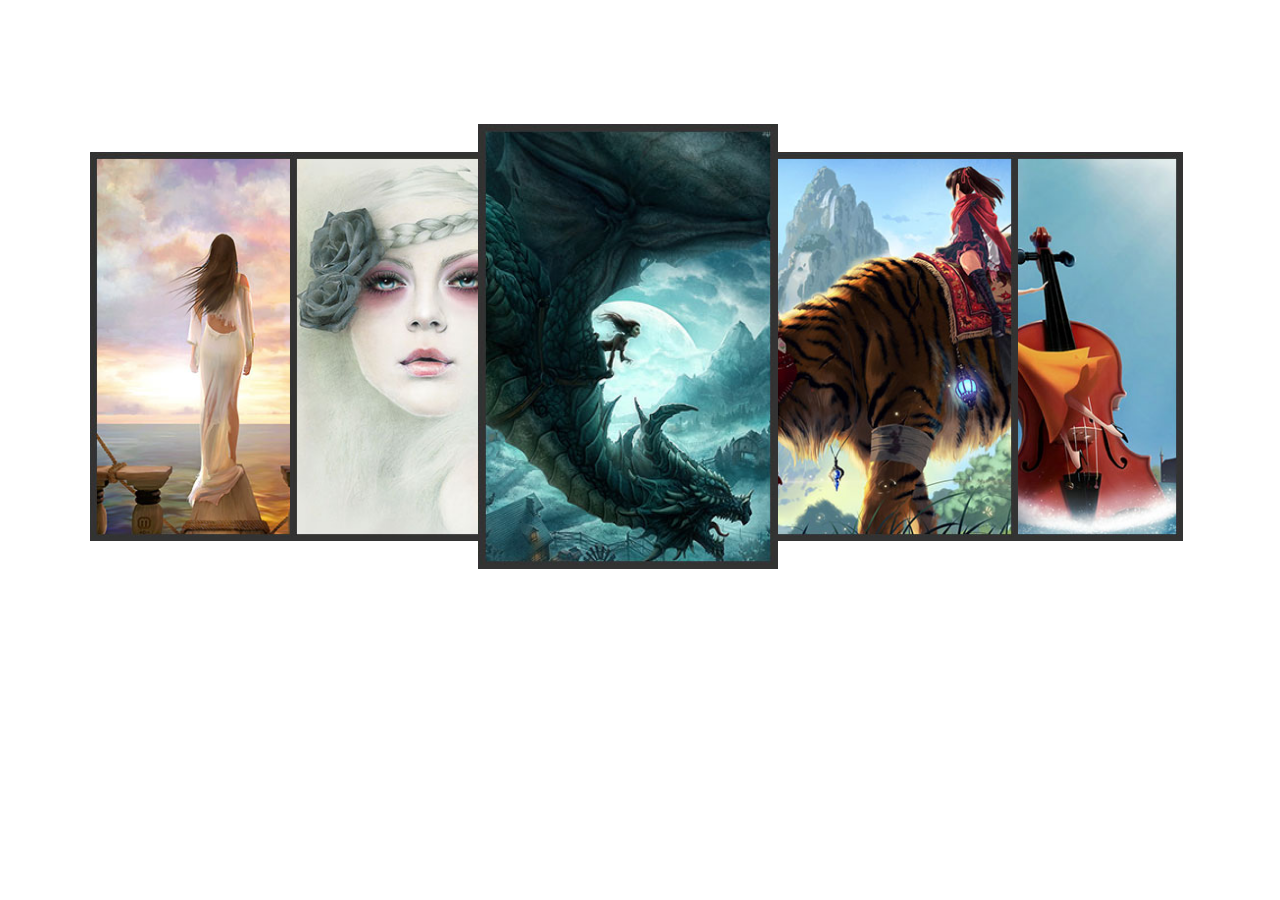
<file: pd-edc388a2-5f1a-11e4-9e24-00163e001348/3Dxz-141029184320/index.html>
<!DOCTYPE html PUBLIC "-//W3C//DTD XHTML 1.0 Transitional//EN" "http://www.w3.org/TR/xhtml1/DTD/xhtml1-transitional.dtd">
<html xmlns="http://www.w3.org/1999/xhtml">
<head>
<meta http-equiv="Content-Type" content="text/html; charset=utf-8" />
<title>jquery多图3D旋转图片轮播特效</title>
<link rel="stylesheet" type="text/css" href="css/css.css">

<script type="text/javascript" src="js/jquery.min.js"></script>
<script type="text/javascript" src="js/ZoomPic.js"></script>
<script type="text/javascript">
$(function(){
	new ZoomPic("jswbox");	
})
</script>

</head>
<body>

<div id="jswbox">
	<pre class="prev">prev</pre>
	<pre class="next">next</pre>
	<ul>
		<li><img src="images/1.jpg"/></li>
		<li><img src="images/2.jpg"/></li>
		<li><img src="images/3.jpg"/></li>
		<li><img src="images/4.jpg"/></li>
		<li><img src="images/5.jpg"/></li>
		<li><img src="images/6.jpg"/></li>
		<li><img src="images/7.jpg"/></li>
	</ul>
</div>

</body>
</html>
</file>
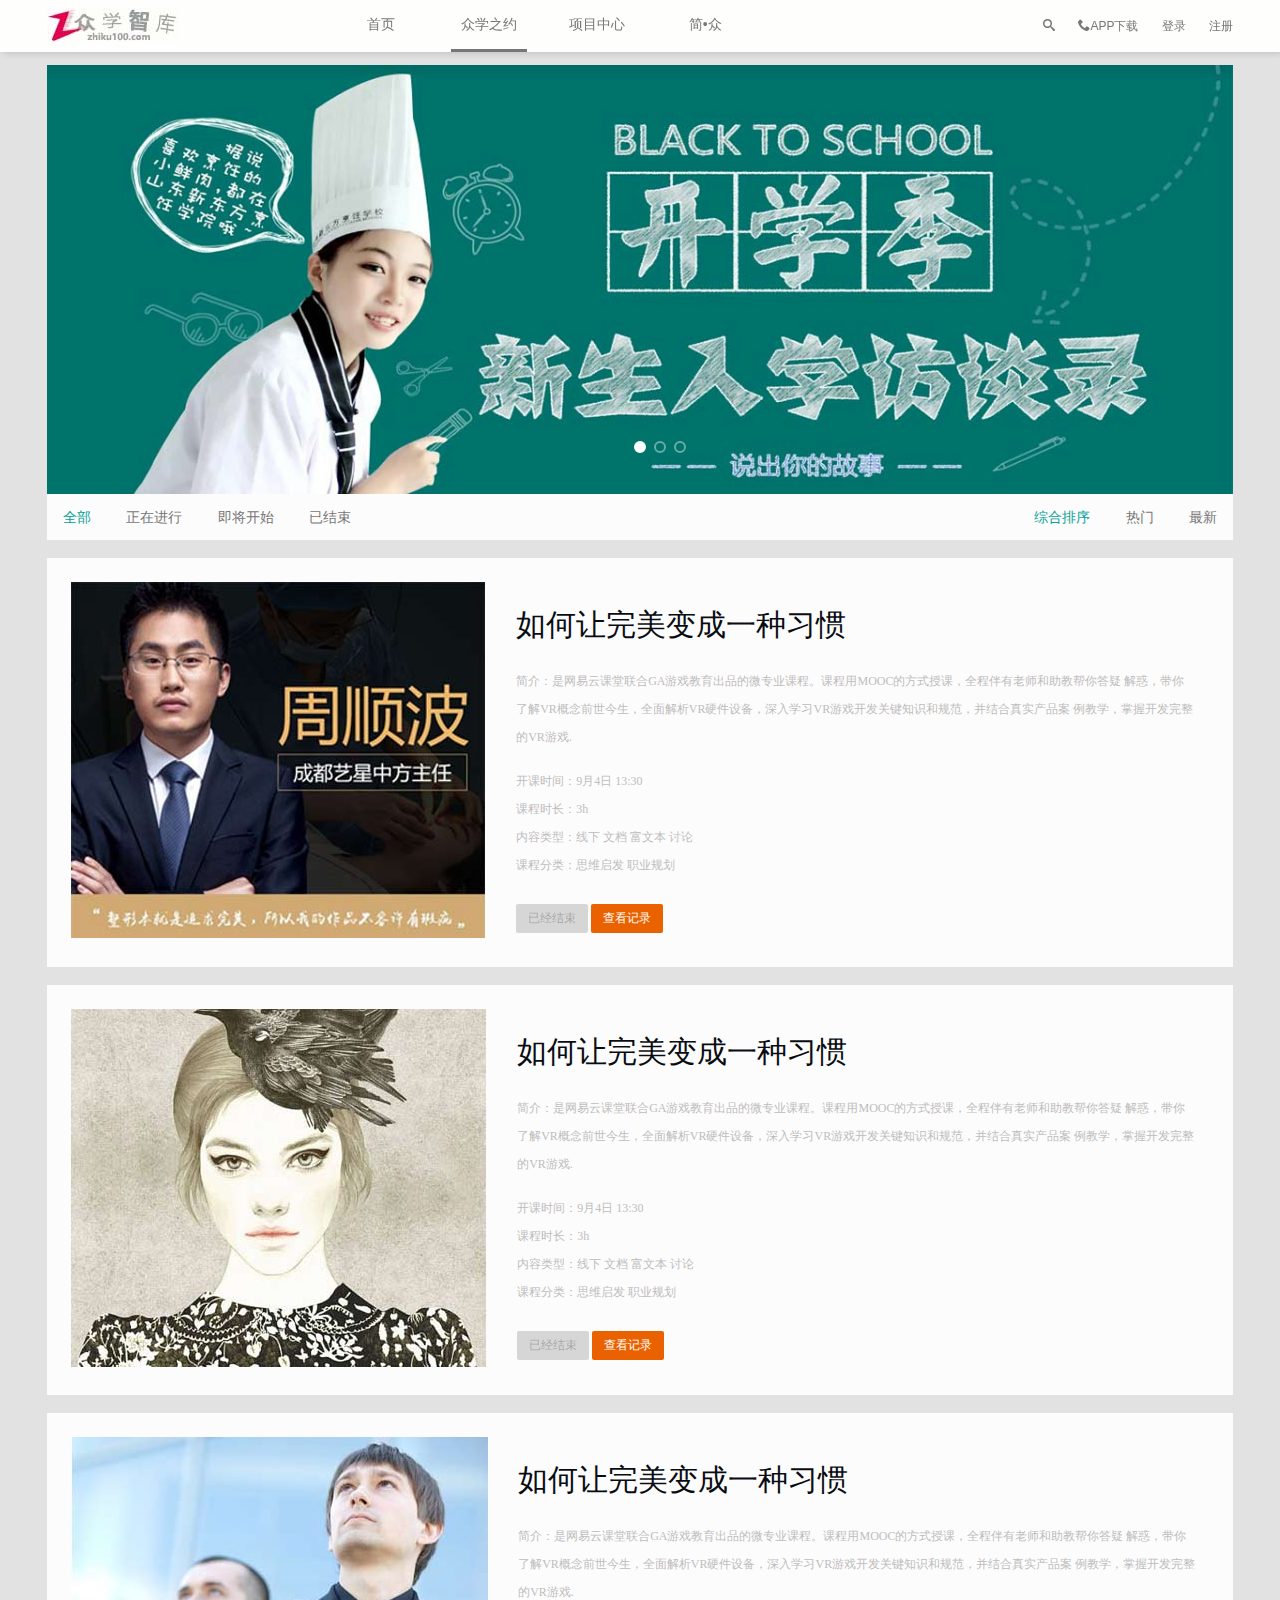
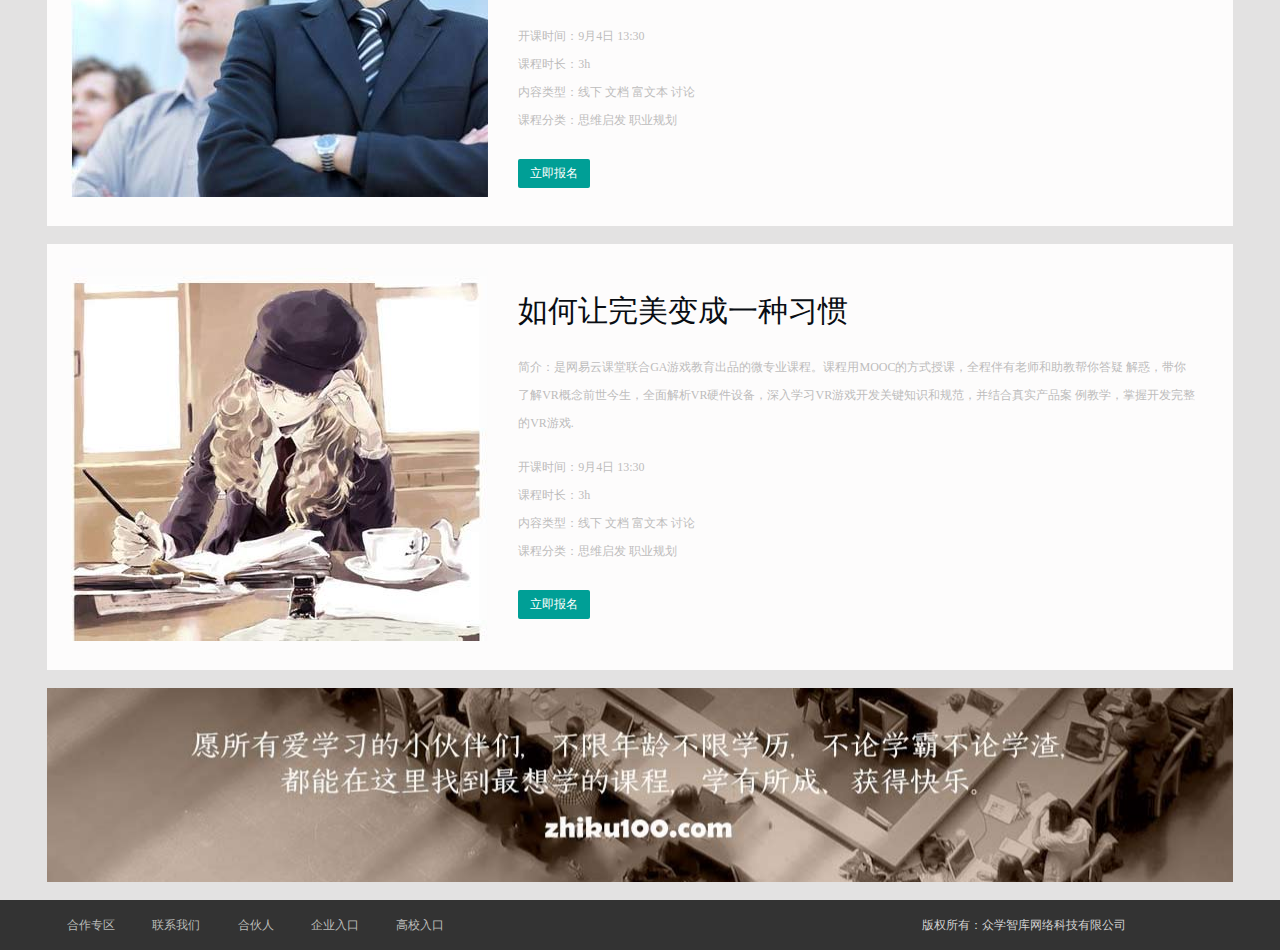
<file: chat.html>
<!DOCTYPE html>
<html>
	<head>
		<meta charset="UTF-8">
		<title>众学之约</title>
		<meta name="description" content="众学智库致力于..." />
		<meta name="keyword" content="众学之约，项目，职业导航，成长" />
		<meta http-equiv="X-UA-Compatible" content="IE=Edge,chrome=1">
		<meta name="viewport" content="width=device-width,initial-scale=1">
		<meta name="apple-mobile-web-app-capable" content="yes">
    	<meta name="apple-mobile-web-app-status-bar-style" content="blank">
    	<link rel="shortcut icon" type="image/x-icon" href="img/logo.ico" />
    	<link rel="stylesheet" href="css/module/base.css" />
    	<link rel="stylesheet" href="css/module/grid-response.css" />
    	<link rel="stylesheet" href="css/module/header.css" />
    	<link rel="stylesheet" href="css/module/banner.css" />
    	<link rel="stylesheet" href="css/module/footer.css" />
    	<link rel="stylesheet" href="css/icon/style.css" />
    	<link rel="stylesheet" href="css/chat.css" />
    	<link rel="stylesheet" href="css/module/button.css" />
    	<!-- HTML5 shim and Respond.js for IE8 support of HTML5 elements and media queries -->
	      <!--[if lt IE 9]>
	        <script src="http://cdn.bootcss.com/html5shiv/3.7.0/html5shiv.js"></script>
	        <script src="http://cdn.bootcss.com/respond.js/1.4.2/respond.min.js"></script>
	      <![endif]-->
	</head>
	<body>
		<div class="header-wrap x-g">
			<!-- header组件 -->
			<div class="header fixed" id="menu">
				<div class="w">
					<div class="x-u-1 x-u-md-1-4">
		          	<div class="hd-left-wrap">
		          		<div class="logo-bar">
		                    <a href="#" class="brand"><img src="img/logo.jpg" alt="" /></a>
		                    <a href="#" class="menu-toggle" id="toggle"><s class="bar"></s><s class="bar"></s></a>
		                </div>
		          	</div>
		          </div>
		          <div class="x-u-1 x-u-md-11-24">
		              <div class="hd-main-wrap horizontal js-can-transform">
		                  <ul class="main-nav">
		                      <li class="nav-item"><a href="index.html" class="nav-link">首页</a></li>
		                      <li class="nav-item"><a href="chat.html" class="nav-link active">众学之约</a></li>
		                      <li class="nav-item"><a href="project.html" class="nav-link">项目中心</a></li>
		                      <li class="nav-item"><a href="grow.html" class="nav-link">简•众</a></li>
		                  </ul>
		              </div>
		          </div>
		          <div class="x-u-1 x-u-md-7-24">
		              <div class="nav-right horizontal js-can-transform md-hidden">
		                  <a class="nav-link" href="#"><i class="icon-search"></i></a>
		                  <a class="nav-link" href="#"><i class="icon-phone"></i>APP下载</a>
		                  <a class="login-link nav-link" href="reg.html#login_form">登录</a>
		                  <a class="reg-link nav-link" href="reg.html#reg_form">注册</a>
		              </div>
		          </div>
				</div>
		     </div>
		</div>
		
		<div class="container w">
			<!-- 轮播图  -->
			<div class="banner" id="banner">
				<ul class="slider-box">
			        <li><a href="#"><img class="x-img" src="img/chat/banner_11.jpg" alt="" /></a></li>
			        <li><a href="#"><img class="x-img" src="img/chat/banner_12.jpg" alt="" /></a></li>
			        <li><a href="#"><img class="x-img" src="img/chat/banner_13.jpg" alt="" /></a></li>
			    </ul>
			    <a href="javascript:void(0);" class="unslider-arrow prev">左</a>
			    <a href="javascript:void(0);" class="unslider-arrow next">右</a>
			</div>
			<div class="chat-nav">
				<div class="left-nav">
					<a href="#" id="all_chat">全部</a>
					<a href="#" id="doing_chat">正在进行</a>
					<a href="#" id="will_chat">即将开始</a>
					<a href="#" id="end_chat">已结束</a>
				</div>
				<div class="right-nav">
					<a href="#" id="total_sort">综合排序</a>
					<a href="#" id="hot_chat">热门</a>
					<a href="#" id="new_chat">最新</a>
				</div>
			</div>
		   
		   	<div class="chat-content">
		   		<div class="chat-item">
		   			<div class="left-img">
		   				<a href="#"><img class="x-img" src="img/chat/chat_05.jpg" alt="" /></a>
		   			</div>
		   			<div class="right-content">
		   				<h2 class="chat-tit">如何让完美变成一种习惯</h2>
		   				<p class="chat-intro">简介：是网易云课堂联合GA游戏教育出品的微专业课程。课程用MOOC的方式授课，全程伴有老师和助教帮你答疑
				                                                         解惑，带你了解VR概念前世今生，全面解析VR硬件设备，深入学习VR游戏开发关键知识和规范，并结合真实产品案
例教学，掌握开发完整的VR游戏.</p>
		   				<div class="chat-detail">
		   					<p>开课时间：9月4日 13:30</p>
		   					<p>课程时长：3h</p>
		   					<p>内容类型：线下 文档 富文本 讨论</p>
		   					<p>课程分类：思维启发 职业规划</p>
		   				</div>
		   				<div class="btn-wrap">
		   					<a href="" class="x-btn x-btn-disabled">已经结束</a>
		   					<a href="" class="x-btn x-btn-doing">查看记录</a>
		   				</div>
		   			</div>
		   		</div>
		   		
		   		<div class="chat-item">
		   			<div class="left-img">
		   				<a href="#"><img class="x-img" src="img/chat/chat_06.jpg" alt="" /></a>
		   			</div>
		   			<div class="right-content">
		   				<h2 class="chat-tit">如何让完美变成一种习惯</h2>
		   				<p class="chat-intro">简介：是网易云课堂联合GA游戏教育出品的微专业课程。课程用MOOC的方式授课，全程伴有老师和助教帮你答疑
				                                                         解惑，带你了解VR概念前世今生，全面解析VR硬件设备，深入学习VR游戏开发关键知识和规范，并结合真实产品案
例教学，掌握开发完整的VR游戏.</p>
		   				<div class="chat-detail">
		   					<p>开课时间：9月4日 13:30</p>
		   					<p>课程时长：3h</p>
		   					<p>内容类型：线下 文档 富文本 讨论</p>
		   					<p>课程分类：思维启发 职业规划</p>
		   				</div>
		   				<div class="btn-wrap">
		   					<a href="" class="x-btn x-btn-disabled">已经结束</a>
		   					<a href="" class="x-btn x-btn-doing">查看记录</a>
		   				</div>
		   			</div>
		   		</div>
		   		
		   		<div class="chat-item">
		   			<div class="left-img">
		   				<a href="#"><img class="x-img" src="img/chat/chat_07.jpg" alt="" /></a>
		   			</div>
		   			<div class="right-content">
		   				<h2 class="chat-tit">如何让完美变成一种习惯</h2>
		   				<p class="chat-intro">简介：是网易云课堂联合GA游戏教育出品的微专业课程。课程用MOOC的方式授课，全程伴有老师和助教帮你答疑
				                                                         解惑，带你了解VR概念前世今生，全面解析VR硬件设备，深入学习VR游戏开发关键知识和规范，并结合真实产品案
例教学，掌握开发完整的VR游戏.</p>
		   				<div class="chat-detail">
		   					<p>开课时间：9月4日 13:30</p>
		   					<p>课程时长：3h</p>
		   					<p>内容类型：线下 文档 富文本 讨论</p>
		   					<p>课程分类：思维启发 职业规划</p>
		   				</div>
		   				<div class="btn-wrap">
		   					<a href="" class="x-btn x-btn-primary">立即报名</a>
		   				</div>
		   			</div>
		   		</div>
		   		
		   		<div class="chat-item">
		   			<div class="left-img">
		   				<a href="#"><img class="x-img" src="img/chat/chat_08.jpg" alt="" /></a>
		   			</div>
		   			<div class="right-content">
		   				<h2 class="chat-tit">如何让完美变成一种习惯</h2>
		   				<p class="chat-intro">简介：是网易云课堂联合GA游戏教育出品的微专业课程。课程用MOOC的方式授课，全程伴有老师和助教帮你答疑
				                                                         解惑，带你了解VR概念前世今生，全面解析VR硬件设备，深入学习VR游戏开发关键知识和规范，并结合真实产品案
例教学，掌握开发完整的VR游戏.</p>
		   				<div class="chat-detail">
		   					<p>开课时间：9月4日 13:30</p>
		   					<p>课程时长：3h</p>
		   					<p>内容类型：线下 文档 富文本 讨论</p>
		   					<p>课程分类：思维启发 职业规划</p>
		   				</div>
		   				<div class="btn-wrap">
		   					<a href="" class="x-btn x-btn-primary">立即报名</a>
		   				</div>
		   			</div>
		   		</div>
		   	</div>
		   <!-- 广告  -->
			<div class="index-ad">
				<a href="#" class="bg-link"></a>
			</div>
		</div>
		<div class="footer x-g">
				<div class="about x-u-1-2">
					<a class="about-link" href="#">合作专区</a>
					<a class="about-link" href="#">联系我们</a>
					<a class="about-link" href="#">合伙人</a>
					<a class="about-link" href="#">企业入口</a>
					<a class="about-link" href="#">高校入口</a>
				</div>
				<div class="copyright x-u-3-8">版权所有：众学智库网络科技有限公司</div>
		</div>

		<script src="js/require.js" defer async="true" data-main="js/index"></script>
	</body>
</html>
</file>
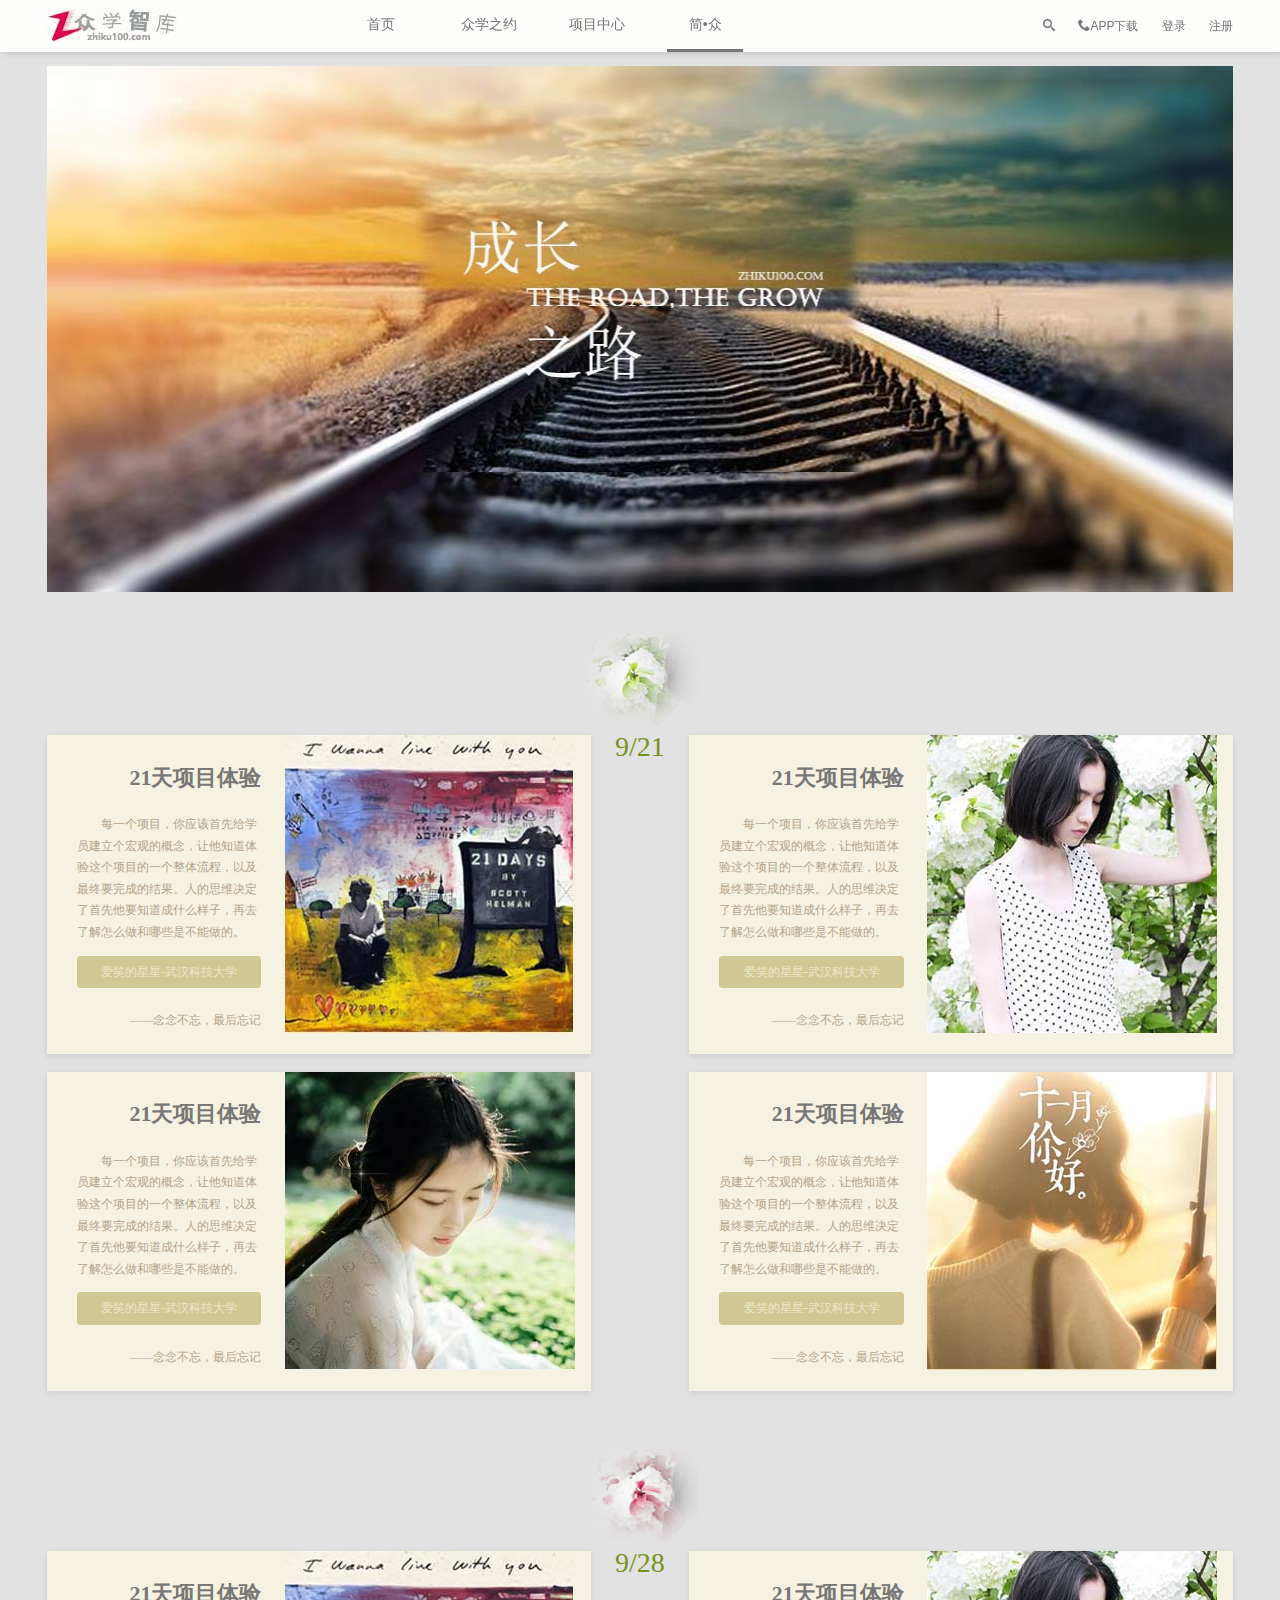
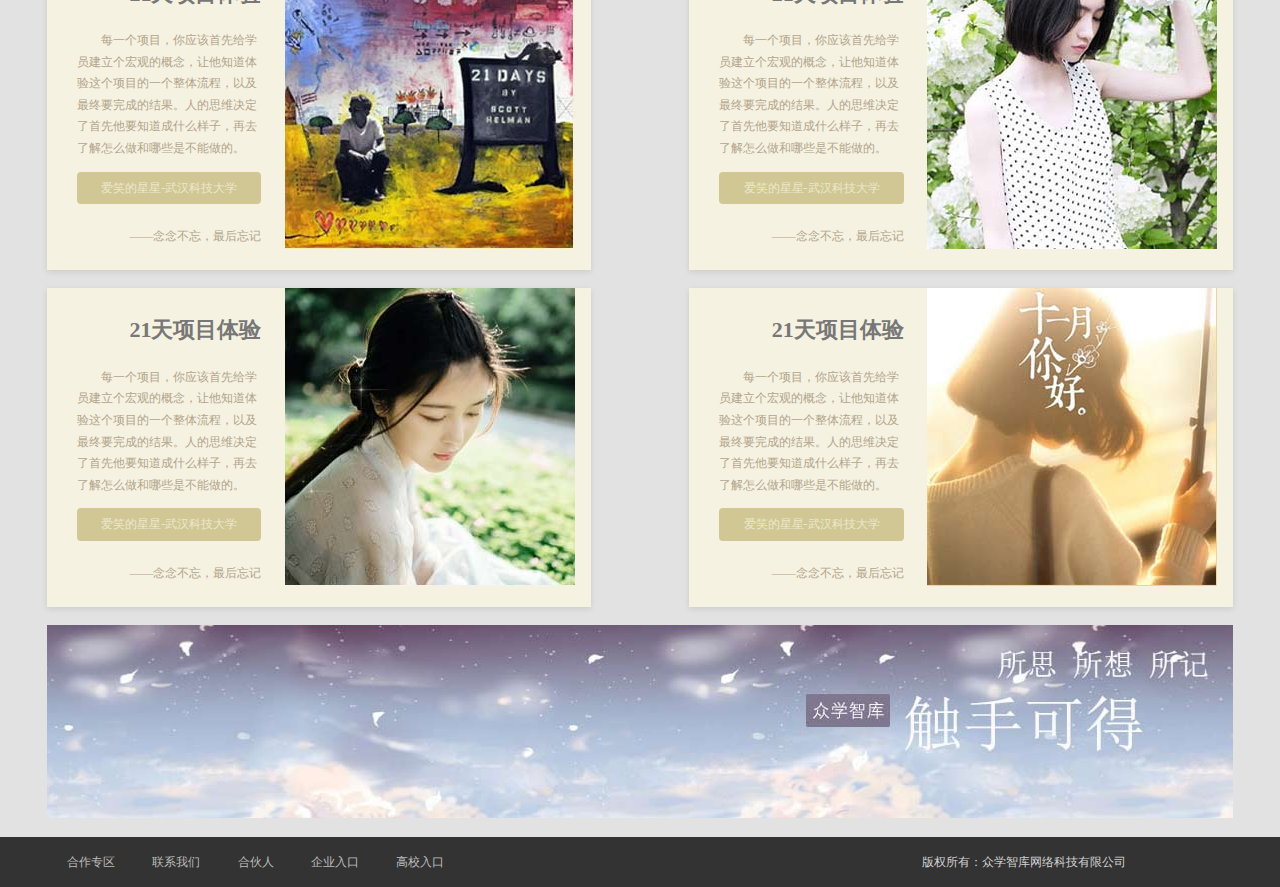
<file: grow.html>
<!DOCTYPE html>
<html>
	<head>
		<meta charset="UTF-8">
		<title>简•众</title>
		<meta name="description" content="众学智库致力于..." />
		<meta name="keyword" content="众学之约，项目，职业导航，成长" />
		<meta http-equiv="X-UA-Compatible" content="IE=Edge,chrome=1">
		<meta name="viewport" content="width=device-width,initial-scale=1">
		<meta name="apple-mobile-web-app-capable" content="yes">
    	<meta name="apple-mobile-web-app-status-bar-style" content="blank">
    	<link rel="shortcut icon" type="image/x-icon" href="img/logo.ico" />
    	<link rel="stylesheet" href="css/module/base.css" />
    	<link rel="stylesheet" href="css/module/grid-response.css" />
    	<link rel="stylesheet" href="css/module/header.css" />
    	<link rel="stylesheet" href="css/module/banner.css" />
    	<link rel="stylesheet" href="css/module/footer.css" />
    	<link rel="stylesheet" href="css/icon/style.css" />
    	<link rel="stylesheet" href="css/grow.css" />
    	<link rel="stylesheet" href="css/module/button.css" />
    	<!-- HTML5 shim and Respond.js for IE8 support of HTML5 elements and media queries -->
	      <!--[if lt IE 9]>
	        <script src="http://cdn.bootcss.com/html5shiv/3.7.0/html5shiv.js"></script>
	        <script src="http://cdn.bootcss.com/respond.js/1.4.2/respond.min.js"></script>
	      <![endif]-->
	</head>
	<body>
		<div class="header-wrap x-g">
			<!-- header组件 -->
			<div class="header fixed" id="menu">
				<div class="w">
					<div class="x-u-1 x-u-md-1-4">
		          	<div class="hd-left-wrap">
		          		<div class="logo-bar">
		                    <a href="#" class="brand"><img src="img/logo.jpg" alt="" /></a>
		                    <a href="#" class="menu-toggle" id="toggle"><s class="bar"></s><s class="bar"></s></a>
		                </div>
		          	</div>
		          </div>
		          <div class="x-u-1 x-u-md-11-24">
		              <div class="hd-main-wrap horizontal js-can-transform">
		                  <ul class="main-nav">
		                      <li class="nav-item"><a href="index.html" class="nav-link">首页</a></li>
		                      <li class="nav-item"><a href="chat.html" class="nav-link">众学之约</a></li>
		                      <li class="nav-item"><a href="project.html" class="nav-link">项目中心</a></li>
		                      <li class="nav-item"><a href="grow.html" class="nav-link active">简•众</a></li>
		                  </ul>
		              </div>
		          </div>
		          <div class="x-u-1 x-u-md-7-24">
		              <div class="nav-right horizontal js-can-transform md-hidden">
		                  <a class="nav-link" href="#"><i class="icon-search"></i></a>
		                  <a class="nav-link" href="#"><i class="icon-phone"></i>APP下载</a>
		                  <a class="login-link nav-link" href="reg.html#login_form">登录</a>
		                  <a class="reg-link nav-link" href="reg.html#reg_form">注册</a>
		              </div>
		          </div>
				</div>
		     </div>
		</div>
		
		<div class="container w">
			<!-- 轮播图  -->
			<div class="banner" id="banner">
				<div class="banner-bg"></div>
			</div>
			
			<!-- 内容板块  -->
		    <div class="grow-wrap">
		    	<div class="grow-term clearfix">
		    		<div class="grow-term-hd">
		    			<img src="img/grow/grow_icon_green.png" alt="" />
		    			<div class="grow-time">9/21</div>
		    		</div>
		    		<div class="grow-item">
		    			<div class="grow-item-intro">
		    				<h2><a href="#">21天项目体验</a></h2>
		    				<p>每一个项目，你应该首先给学员建立个宏观的概念，让他知道体验这个项目的一个整体流程，以及最终要完成的结果。人的思维决定了首先他要知道成什么样子，再去了解怎么做和哪些是不能做的。</p>
		    				<span class="author-box">爱笑的星星-武汉科技大学</span>
		    				<span class="author-word">——念念不忘，最后忘记</span>
		    			</div>
		    			<div class="grow-item-img">
		    				<a href="#"><img src="img/grow/grow_01.jpg" alt="" /></a>
		    			</div>
		    		</div>
		    		
		    		<div class="grow-item">
		    			<div class="grow-item-intro">
		    				<h2><a href="#">21天项目体验</a></h2>
		    				<p>每一个项目，你应该首先给学员建立个宏观的概念，让他知道体验这个项目的一个整体流程，以及最终要完成的结果。人的思维决定了首先他要知道成什么样子，再去了解怎么做和哪些是不能做的。</p>
		    				<span class="author-box">爱笑的星星-武汉科技大学</span>
		    				<span class="author-word">——念念不忘，最后忘记</span>
		    			</div>
		    			<div class="grow-item-img">
		    				<a href="#"><img src="img/grow/grow_02.jpg" alt="" /></a>
		    			</div>
		    		</div>
		    		
		    		<div class="grow-item">
		    			<div class="grow-item-intro">
		    				<h2><a href="#">21天项目体验</a></h2>
		    				<p>每一个项目，你应该首先给学员建立个宏观的概念，让他知道体验这个项目的一个整体流程，以及最终要完成的结果。人的思维决定了首先他要知道成什么样子，再去了解怎么做和哪些是不能做的。</p>
		    				<span class="author-box">爱笑的星星-武汉科技大学</span>
		    				<span class="author-word">——念念不忘，最后忘记</span>
		    			</div>
		    			<div class="grow-item-img">
		    				<a href="#"><img src="img/grow/grow_03.jpg" alt="" /></a>
		    			</div>
		    		</div>
		    		
		    		<div class="grow-item">
		    			<div class="grow-item-intro">
		    				<h2><a href="#">21天项目体验</a></h2>
		    				<p>每一个项目，你应该首先给学员建立个宏观的概念，让他知道体验这个项目的一个整体流程，以及最终要完成的结果。人的思维决定了首先他要知道成什么样子，再去了解怎么做和哪些是不能做的。</p>
		    				<span class="author-box">爱笑的星星-武汉科技大学</span>
		    				<span class="author-word">——念念不忘，最后忘记</span>
		    			</div>
		    			<div class="grow-item-img">
		    				<a href="#"><img src="img/grow/grow_04.jpg" alt="" /></a>
		    			</div>
		    		</div>
		    	</div>
		    	<!-- 第一期结束  -->
		    	<!-- 第二期开始  -->
		    	<div class="grow-term clearfix">
		    		<div class="grow-term-hd">
		    			<img src="img/grow/grow_icon_pink.png" alt="" />
		    			<div class="grow-time">9/28</div>
		    		</div>
		    		<div class="grow-item">
		    			<div class="grow-item-intro">
		    				<h2><a href="#">21天项目体验</a></h2>
		    				<p>每一个项目，你应该首先给学员建立个宏观的概念，让他知道体验这个项目的一个整体流程，以及最终要完成的结果。人的思维决定了首先他要知道成什么样子，再去了解怎么做和哪些是不能做的。</p>
		    				<span class="author-box">爱笑的星星-武汉科技大学</span>
		    				<span class="author-word">——念念不忘，最后忘记</span>
		    			</div>
		    			<div class="grow-item-img">
		    				<a href="#"><img src="img/grow/grow_01.jpg" alt="" /></a>
		    			</div>
		    		</div>
		    		
		    		<div class="grow-item">
		    			<div class="grow-item-intro">
		    				<h2><a href="#">21天项目体验</a></h2>
		    				<p>每一个项目，你应该首先给学员建立个宏观的概念，让他知道体验这个项目的一个整体流程，以及最终要完成的结果。人的思维决定了首先他要知道成什么样子，再去了解怎么做和哪些是不能做的。</p>
		    				<span class="author-box">爱笑的星星-武汉科技大学</span>
		    				<span class="author-word">——念念不忘，最后忘记</span>
		    			</div>
		    			<div class="grow-item-img">
		    				<a href="#"><img src="img/grow/grow_02.jpg" alt="" /></a>
		    			</div>
		    		</div>
		    		
		    		<div class="grow-item">
		    			<div class="grow-item-intro">
		    				<h2><a href="#">21天项目体验</a></h2>
		    				<p>每一个项目，你应该首先给学员建立个宏观的概念，让他知道体验这个项目的一个整体流程，以及最终要完成的结果。人的思维决定了首先他要知道成什么样子，再去了解怎么做和哪些是不能做的。</p>
		    				<span class="author-box">爱笑的星星-武汉科技大学</span>
		    				<span class="author-word">——念念不忘，最后忘记</span>
		    			</div>
		    			<div class="grow-item-img">
		    				<a href="#"><img src="img/grow/grow_03.jpg" alt="" /></a>
		    			</div>
		    		</div>
		    		
		    		<div class="grow-item">
		    			<div class="grow-item-intro">
		    				<h2><a href="#">21天项目体验</a></h2>
		    				<p>每一个项目，你应该首先给学员建立个宏观的概念，让他知道体验这个项目的一个整体流程，以及最终要完成的结果。人的思维决定了首先他要知道成什么样子，再去了解怎么做和哪些是不能做的。</p>
		    				<span class="author-box">爱笑的星星-武汉科技大学</span>
		    				<span class="author-word">——念念不忘，最后忘记</span>
		    			</div>
		    			<div class="grow-item-img">
		    				<a href="#"><img src="img/grow/grow_04.jpg" alt="" /></a>
		    			</div>
		    		</div>
		    	</div>
		    </div>
		   <!-- 广告  -->
			<div class="index-ad">
				<a href="#" class="bg-link"></a>
			</div>
		</div>
		<div class="footer x-g">
				<div class="about x-u-1-2">
					<a class="about-link" href="#">合作专区</a>
					<a class="about-link" href="#">联系我们</a>
					<a class="about-link" href="#">合伙人</a>
					<a class="about-link" href="#">企业入口</a>
					<a class="about-link" href="#">高校入口</a>
				</div>
				<div class="copyright x-u-3-8">版权所有：众学智库网络科技有限公司</div>
		</div>
      
		
		
		
		<script src="js/require.js" defer async="true" data-main="js/index"></script>
	</body>
</html>
</file>
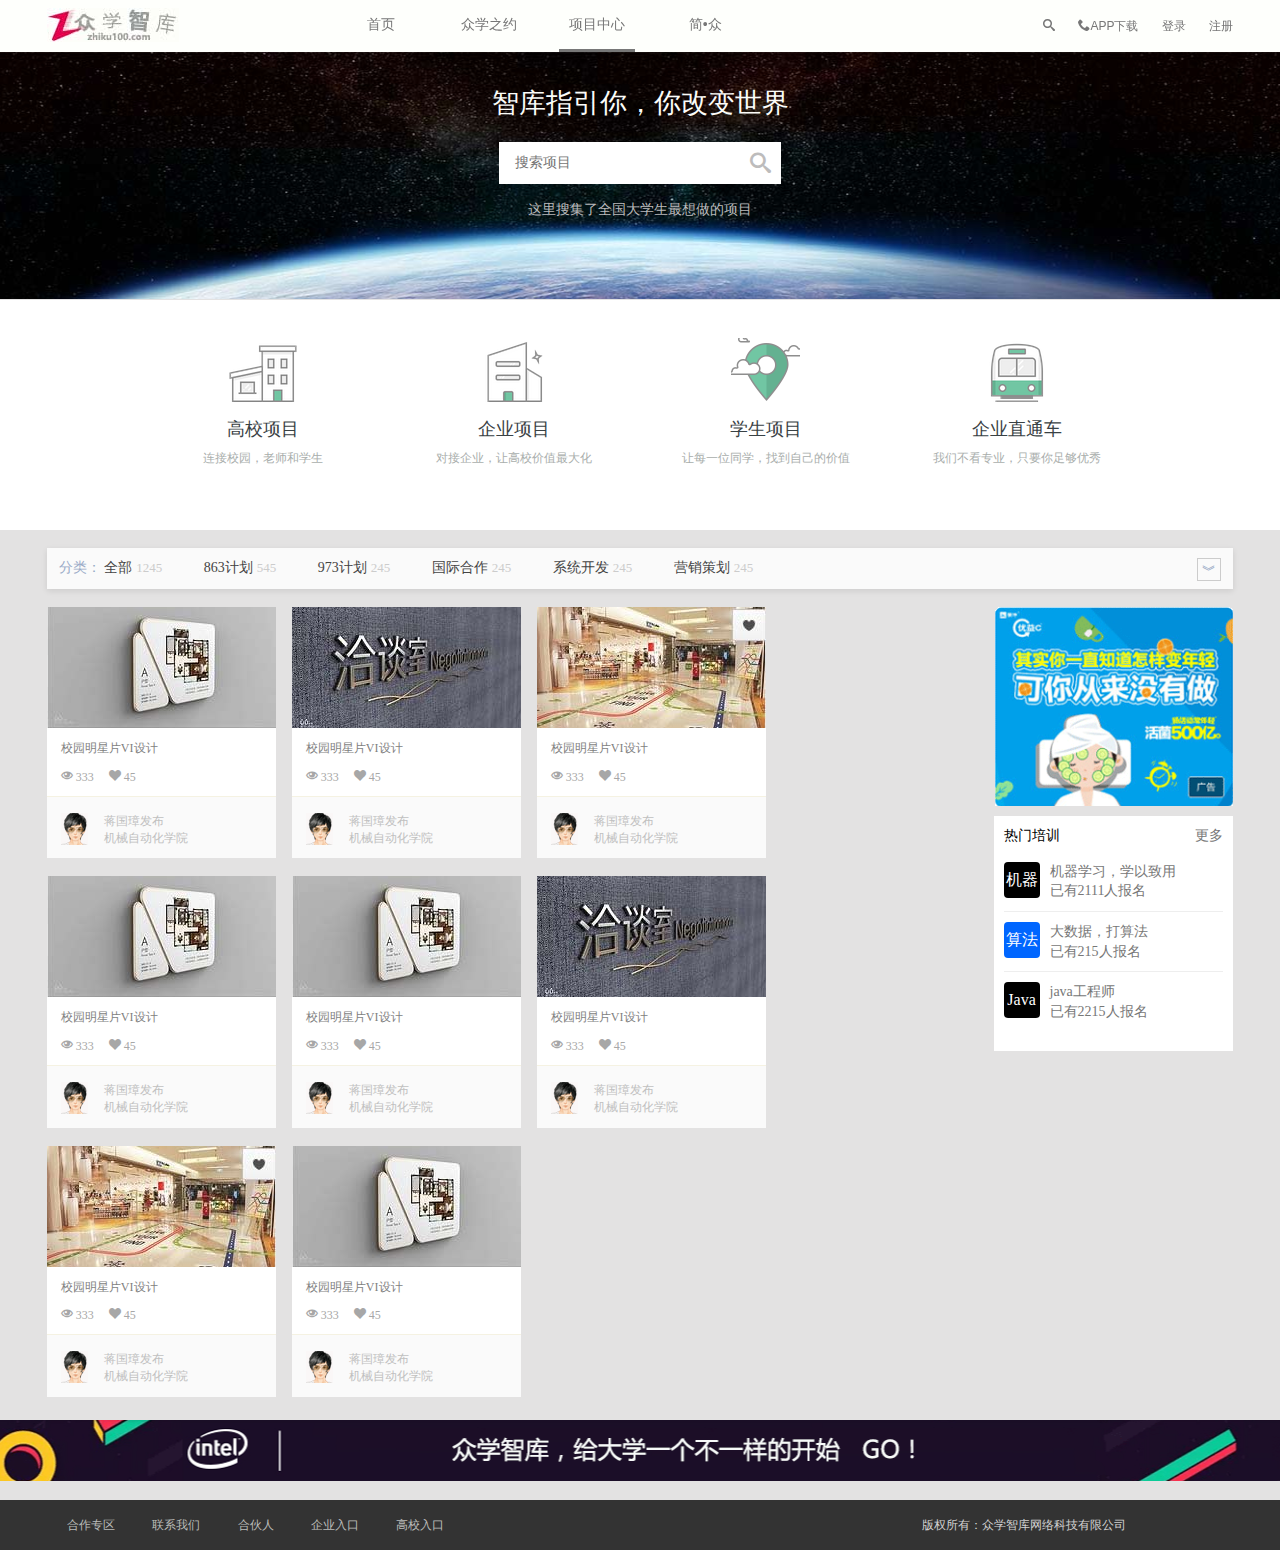
<file: project.html>
<!DOCTYPE html>
<html>
	<head>
		<meta charset="UTF-8">
		<title>项目中心</title>
		<meta name="description" content="众学智库致力于..." />
		<meta name="keyword" content="众学之约，项目，职业导航，成长" />
		<meta http-equiv="X-UA-Compatible" content="IE=Edge,chrome=1">
		<meta name="viewport" content="width=device-width,initial-scale=1">
		<meta name="apple-mobile-web-app-capable" content="yes">
    	<meta name="apple-mobile-web-app-status-bar-style" content="blank">
    	<link rel="shortcut icon" type="image/x-icon" href="img/logo.ico" />
    	<link rel="stylesheet" href="css/module/base.css" />
    	<link rel="stylesheet" href="css/module/grid-response.css" />
    	<link rel="stylesheet" href="css/module/header.css" />
    	<link rel="stylesheet" href="css/module/banner.css" />
    	<link rel="stylesheet" href="css/module/footer.css" />
    	<link rel="stylesheet" href="css/icon/style.css" />
    	<link rel="stylesheet" href="css/project.css" />
    	<link rel="stylesheet" href="css/module/button.css" />
    	<!-- HTML5 shim and Respond.js for IE8 support of HTML5 elements and media queries -->
	      <!--[if lt IE 9]>
	        <script src="http://cdn.bootcss.com/html5shiv/3.7.0/html5shiv.js"></script>
	        <script src="http://cdn.bootcss.com/respond.js/1.4.2/respond.min.js"></script>
	      <![endif]-->
	</head>
	<body>
		<div class="header-wrap x-g">
			<!-- header组件 -->
			<div class="header fixed" id="menu">
				<div class="w">
					<div class="x-u-1 x-u-md-1-4">
		          	<div class="hd-left-wrap">
		          		<div class="logo-bar">
		                    <a href="#" class="brand"><img src="img/logo.jpg" alt="" /></a>
		                    <a href="#" class="menu-toggle" id="toggle"><s class="bar"></s><s class="bar"></s></a>
		                </div>
		          	</div>
		          </div>
		          <div class="x-u-1 x-u-md-11-24">
		              <div class="hd-main-wrap horizontal js-can-transform">
		                  <ul class="main-nav">
		                      <li class="nav-item"><a href="index.html" class="nav-link">首页</a></li>
		                      <li class="nav-item"><a href="chat.html" class="nav-link">众学之约</a></li>
		                      <li class="nav-item"><a href="project.html" class="nav-link active">项目中心</a></li>
		                      <li class="nav-item"><a href="grow.html" class="nav-link">简•众</a></li>
		                  </ul>
		              </div>
		          </div>
		          <div class="x-u-1 x-u-md-7-24">
		              <div class="nav-right horizontal js-can-transform md-hidden">
		                  <a class="nav-link" href="#"><i class="icon-search"></i></a>
		                  <a class="nav-link" href="#"><i class="icon-phone"></i>APP下载</a>
		                  <a class="login-link nav-link" href="reg.html#login_form">登录</a>
		                  <a class="reg-link nav-link" href="reg.html#reg_form">注册</a>
		              </div>
		          </div>
				</div>
		     </div>
		</div>
		
		<div class="container">
			<!-- 轮播图  -->
			<div class="banner" id="banner">
				<div class="banner-bg">
					<h2>智库指引你，你改变世界</h2>
					<div class="project-search">
						<input class="input-search" type="text" placeholder="搜索项目" /><span class="search-btn icon-search" id="search_btn"></span>
					</div>
					<p>这里搜集了全国大学生最想做的项目</p>
				</div>
			</div>
			
			<!-- 内容板块  -->
		    <!-- 项目类型  -->
		    <div class="project-cls">
		    	<ul class="main-nav clearfix">
		    		<li class="nav-item">
		    			<a class="nav-link active" href="#">
		    				<h3>高校项目</h3>
		    				<p>连接校园，老师和学生</p>
		    			</a>
		    		</li>
		    		<li class="nav-item">
		    			<a class="nav-link" href="#">
		    				<h3>企业项目</h3>
		    				<p>对接企业，让高校价值最大化</p>
		    			</a>
		    		</li>
		    		<li class="nav-item">
		    			<a class="nav-link" href="#">
		    				<h3>学生项目</h3>
		    				<p>让每一位同学，找到自己的价值</p>
		    			</a>
		    		</li>
		    		<li class="nav-item">
		    			<a class="nav-link" href="#">
		    				<h3>企业直通车</h3>
		    				<p>我们不看专业，只要你足够优秀</p>
		    			</a>
		    		</li>
		    	</ul>
		    </div>
	    	<div class="project-content w">
	    		<div class="sub-nav">
	    			<span>分类：</span>
	    			<a class="sub-nav-link" href="#">全部<span>1245</span></a>
	    			<a class="sub-nav-link" href="#">863计划<span>545</span></a>
	    			<a class="sub-nav-link" href="#">973计划<span>245</span></a>
	    			<a class="sub-nav-link" href="#">国际合作<span>245</span></a>
	    			<a class="sub-nav-link" href="#">系统开发<span>245</span></a>
	    			<a class="sub-nav-link" href="#">营销策划<span>245</span></a>
	    			<span class="more">︾</span>
	    		</div>
	    		
	    		<!-- 项目 -->
	    		<div class="project-content-wrap">
	    			<div class="project-item-wrap clearfix">
		    			<div class="project-item">
		    				<a class="project-item-img" href="#">
		    					<img class="x-img" src="img/project/project_20.jpg" alt="" />
		    				</a>
		    				<p>校园明星片VI设计</p>
		    				<div class="favor">
		    					<span><i class="icon-eye"></i> 333</span>
		    					<span><i class="icon-heart"></i> 45</span>
		    				</div>
		    				<div class="project-source">
		    					<img src="img/project/tx.gif" alt="" />
		    					<span>蒋国璋发布</span>
		    					<span>机械自动化学院</span>
		    				</div>
		    			</div>
		    			<div class="project-item">
		    				<a class="project-item-img" href="#">
		    					<img class="x-img" src="img/project/project_21.jpg" alt="" />
		    				</a>
		    				<p>校园明星片VI设计</p>
		    				<div class="favor">
		    					<span><i class="icon-eye"></i> 333</span>
		    					<span><i class="icon-heart"></i> 45</span>
		    				</div>
		    				<div class="project-source">
		    					<img src="img/project/tx.gif" alt="" />
		    					<span>蒋国璋发布</span>
		    					<span>机械自动化学院</span>
		    				</div>
		    			</div>
		    			<div class="project-item">
		    				<a class="project-item-img" href="#">
		    					<img class="x-img" src="img/project/project_22.jpg" alt="" />
		    				</a>
		    				<p>校园明星片VI设计</p>
		    				<div class="favor">
		    					<span><i class="icon-eye"></i> 333</span>
		    					<span><i class="icon-heart"></i> 45</span>
		    				</div>
		    				<div class="project-source">
		    					<img src="img/project/tx.gif" alt="" />
		    					<span>蒋国璋发布</span>
		    					<span>机械自动化学院</span>
		    				</div>
		    			</div>
		    			<div class="project-item">
		    				<a class="project-item-img" href="#">
		    					<img class="x-img" src="img/project/project_20.jpg" alt="" />
		    				</a>
		    				<p>校园明星片VI设计</p>
		    				<div class="favor">
		    					<span><i class="icon-eye"></i> 333</span>
		    					<span><i class="icon-heart"></i> 45</span>
		    				</div>
		    				<div class="project-source">
		    					<img src="img/project/tx.gif" alt="" />
		    					<span>蒋国璋发布</span>
		    					<span>机械自动化学院</span>
		    				</div>
		    			</div>
		    			<div class="project-item">
		    				<a class="project-item-img" href="#">
		    					<img class="x-img" src="img/project/project_20.jpg" alt="" />
		    				</a>
		    				<p>校园明星片VI设计</p>
		    				<div class="favor">
		    					<span><i class="icon-eye"></i> 333</span>
		    					<span><i class="icon-heart"></i> 45</span>
		    				</div>
		    				<div class="project-source">
		    					<img src="img/project/tx.gif" alt="" />
		    					<span>蒋国璋发布</span>
		    					<span>机械自动化学院</span>
		    				</div>
		    			</div>
		    			<div class="project-item">
		    				<a class="project-item-img" href="#">
		    					<img class="x-img" src="img/project/project_21.jpg" alt="" />
		    				</a>
		    				<p>校园明星片VI设计</p>
		    				<div class="favor">
		    					<span><i class="icon-eye"></i> 333</span>
		    					<span><i class="icon-heart"></i> 45</span>
		    				</div>
		    				<div class="project-source">
		    					<img src="img/project/tx.gif" alt="" />
		    					<span>蒋国璋发布</span>
		    					<span>机械自动化学院</span>
		    				</div>
		    			</div>
		    			<div class="project-item">
		    				<a class="project-item-img" href="#">
		    					<img class="x-img" src="img/project/project_22.jpg" alt="" />
		    				</a>
		    				<p>校园明星片VI设计</p>
		    				<div class="favor">
		    					<span><i class="icon-eye"></i> 333</span>
		    					<span><i class="icon-heart"></i> 45</span>
		    				</div>
		    				<div class="project-source">
		    					<img src="img/project/tx.gif" alt="" />
		    					<span>蒋国璋发布</span>
		    					<span>机械自动化学院</span>
		    				</div>
		    			</div>
		    			<div class="project-item">
		    				<a class="project-item-img" href="#">
		    					<img class="x-img" src="img/project/project_20.jpg" alt="" />
		    				</a>
		    				<p>校园明星片VI设计</p>
		    				<div class="favor">
		    					<span><i class="icon-eye"></i> 333</span>
		    					<span><i class="icon-heart"></i> 45</span>
		    				</div>
		    				<div class="project-source">
		    					<img src="img/project/tx.gif" alt="" />
		    					<span>蒋国璋发布</span>
		    					<span>机械自动化学院</span>
		    				</div>
		    			</div>
		    		</div>
		    		
		    		<!-- 侧边栏  -->
		    		<div class="project-sidebar">
		    			<a class="ad-link" href="http://music.163.com"><img class="x-img" src="img/project/ad_60.png" alt="" /></a>
		    			<div class="hot-edu">
		    				<div class="hot-edu-tit">热门培训<a href="http://class.imooc.com/?c=fe&mc_marking=032475ea974e6e9bb1ee3f2caad1acb2&mc_channel=L1">更多</a></div>
		    				<div class="hot-edu-con">
		    					<a href="#">
		    						<div class="img-round">机器</div>
			    					<div>机器学习，学以致用</div>
			    					<div>已有2111人报名</div>
		    					</a>
		    				</div>
		    				<div class="hot-edu-con">
		    					<a href="#">
		    						<div class="img-round">算法</div>
			    					<div>大数据，打算法</div>
			    					<div>已有215人报名</div>
		    					</a>
		    				</div>
		    				<div class="hot-edu-con">
		    					<a href="#">
		    						<div class="img-round">Java</div>
			    					<div>java工程师</div>
			    					<div>已有2215人报名</div>
		    					</a>
		    				</div>
		    			</div>
		    		</div>
	    		</div>
	    		
	    	</div>
		   <!-- 广告  -->
			<div class="index-ad">
				<a href="#" class="bg-link"></a>
			</div>
		</div>
		<div class="footer x-g">
				<div class="about x-u-1-2">
					<a class="about-link" href="#">合作专区</a>
					<a class="about-link" href="#">联系我们</a>
					<a class="about-link" href="#">合伙人</a>
					<a class="about-link" href="#">企业入口</a>
					<a class="about-link" href="#">高校入口</a>
				</div>
				<div class="copyright x-u-3-8">版权所有：众学智库网络科技有限公司</div>
		</div>

		<script src="js/require.js" defer async="true" data-main="js/index"></script>
	</body>
</html>
</file>
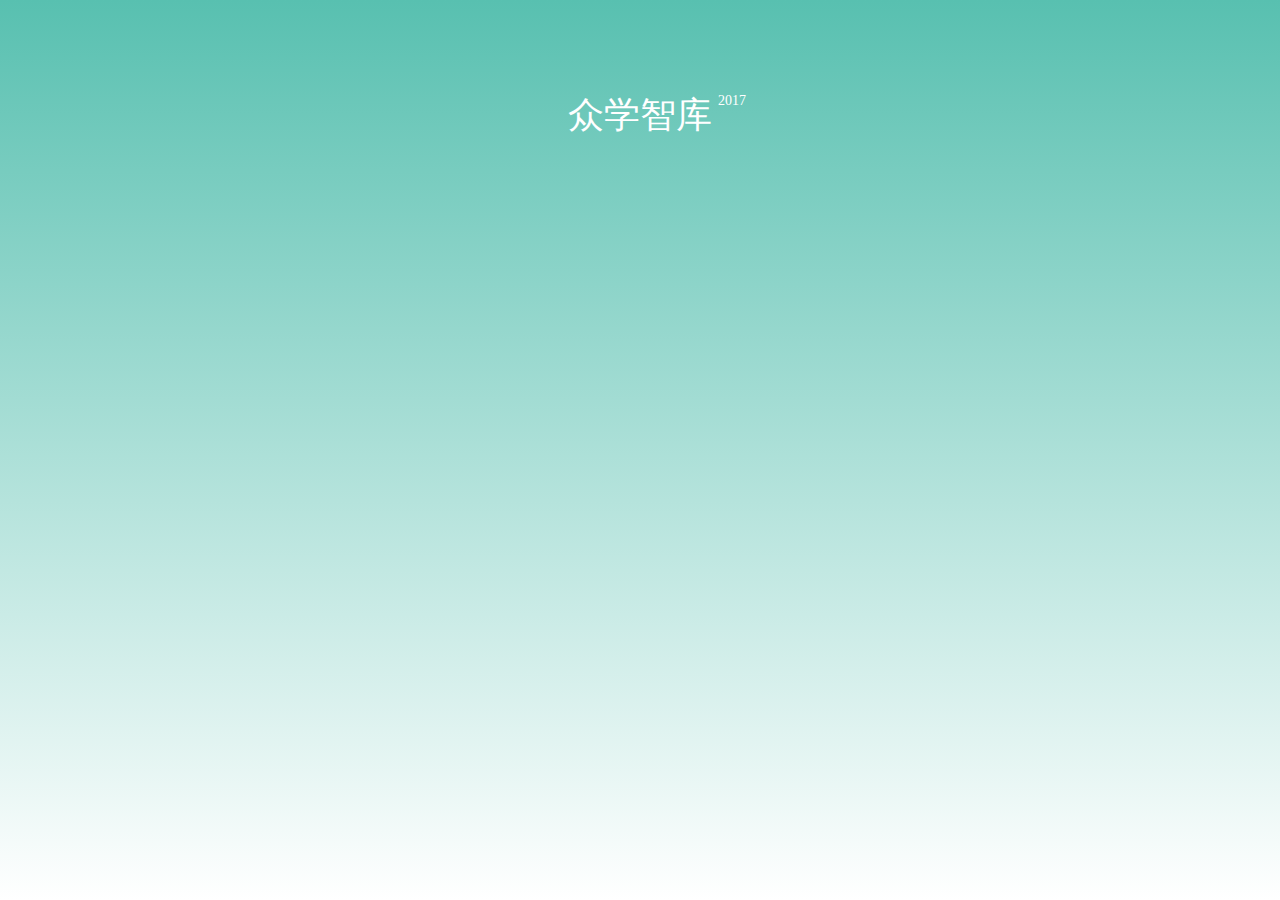
<file: reg.html>
<!DOCTYPE html>
<html>
	<head>
		<meta charset="UTF-8">
		<title>众学智库登录注册页面</title>
		<meta name="description" content="众学智库致力于..." />
		<meta name="keyword" content="众学之约，项目，职业导航，成长" />
		<meta http-equiv="X-UA-Compatible" content="IE=Edge,chrome=1">
		<meta name="viewport" content="width=device-width,initial-scale=1">
		<meta name="apple-mobile-web-app-capable" content="yes">
    	<meta name="apple-mobile-web-app-status-bar-style" content="blank">
    	<link rel="shortcut icon" type="image/x-icon" href="img/logo.ico" />
    	<link rel="stylesheet" href="css/icon/style.css" />
    	<link rel="stylesheet" href="css/module/form.css" />
    	<!-- HTML5 shim and Respond.js for IE8 support of HTML5 elements and media queries -->
	      <!--[if lt IE 9]>
	        <script src="http://cdn.bootcss.com/html5shiv/3.7.0/html5shiv.js"></script>
	        <script src="http://cdn.bootcss.com/respond.js/1.4.2/respond.min.js"></script>
	      <![endif]-->
	    <style>
	    	body {
	    		margin: 0;
	    		height: 100vh;
	    		background: #58c0b0 linear-gradient(#58c0b0,#fff) no-repeat;
	    	}
	    	.container {
	    		padding-top: 92px;
	    		text-align: center;
	    	}
	    	a{
				color: #777;
				text-decoration: none;
				background-color:transparent
			}
			a:active,
			a:hover{
				outline:0
			}
	    </style>
	</head>
	<body>
		<div class="container">
			<div class="form-box">
				<div class="form-hd">
					<h1 class="form-hd-tit">众学智库</h1>
				</div>
				<div class="form-bd reg-form" id="reg_form">
						<form action="" class="x-form">
						<input type="text" class="username" placeholder="请输入手机号" required />
						<select name="school" id="school">
							<option value="1">武汉科技大学</option>
							<option value="2">华中科技大学</option>
							<option value="2">武汉理工大学</option>
						</select>
						<input type="password" class="psw" placeholder="请输入密码" required />
						<input type="password" class="psw" placeholder="请再次输入密码" required />			
						<input type="text" class="vcode" placeholder="验证码" required /><span class="code">XZZK</span>
						<button type="submit" class="submit-btn">注册</button>
					</form>
					<div class="form-toggle">
						<a href="index.html"><i class="icon-arrow-left"></i>返回首页</a>
						<a href="#login_form">登录</a>
					</div>
					
				</div>
				<!-- 登录页面  -->
				<div class="form-bd login-form" id="login_form">
						<form action="" class="x-form">
						<input type="text" class="username" placeholder="请输入手机号" required />
						<input type="password" class="psw" placeholder="请输入密码" required />		
						<input type="text" class="vcode" placeholder="验证码" required /><span class="code">XZZK</span>
						<button type="submit" class="submit-btn">登录</button>
					</form>
					<div class="form-toggle">
						<a href="#reg_form"><i class="icon-arrow-left"></i>注册</a>
						<a href="#">忘记密码？</a>
					</div>
					
				</div>
			</div>
		</div>
	</body>
</html>
</file>
<file: css/module/base.css>
img,
legend{
	border:0
}
legend,
td,
th{
	padding:0
}
html{
	font-family:sans-serif;
	-ms-text-size-adjust:100%;
	-webkit-text-size-adjust:100%
}
body,ul{
	margin:0
}
ul {
	list-style: none;
	padding-left: 0;
}
[hidden],
template{
	display:none
}
a{
	color: #777;
	text-decoration: none;
	background-color:transparent
}
a:active,
a:hover{
	outline:0
}
abbr[title]{
	border-bottom:1px dotted
}
b,
optgroup,
strong{
	font-weight:700
}
dfn{
	font-style:italic
}
h1{
	font-size:2em;
	margin:.67em 0
}
mark{
	background:#ff0;
	color:#000
}
small{
	font-size:80%
}
sub,
sup{
	font-size:75%;
	line-height:0;
	position:relative;
	vertical-align:baseline
}
sup{
	top:-.5em
}
sub{
	bottom:-.25em
}
svg:not(:root){
	overflow:hidden
}
figure{
	margin:1em 40px
}
hr{
	box-sizing:content-box;
	height:0
}
pre,textarea{
	overflow:auto
}
code,
kbd,
pre,
samp{
	font-family:monospace,monospace;
	font-size:1em
}
button,
input,
optgroup,
select,
textarea{
	color:inherit;
	font:inherit;
	margin:0
}
button{
	overflow:visible
}
button,
select{
	text-transform:none
}
button,
html input[type=button],
input[type=reset],
input[type=submit]{
	-webkit-appearance:button;
	cursor:pointer
}
button[disabled],
html input[disabled]{
	cursor:default
}
button::-moz-focus-inner,
input::-moz-focus-inner{
	border:0;
	padding:0
}
input{
	line-height:normal
	}
input[type=checkbox],
input[type=radio]{
	box-sizing:border-box;
	padding:0
}
input[type=number]::-webkit-inner-spin-button,
input[type=number]::-webkit-outer-spin-button{
	height:auto
}
input[type=search]{
	-webkit-appearance:textfield;
	box-sizing:content-box
}
input[type=search]::-webkit-search-cancel-button,
input[type=search]::-webkit-search-decoration{
	-webkit-appearance:none
}
fieldset{
	border:1px solid silver;
	margin:0 2px;
	padding:.35em .625em .75em
}
table{
	border-collapse:collapse;
	border-spacing:0
}

/* 通用样式 */
body {
	font: 14px/120% "arial, helvetica, sans-serif";
	background-color: #e3e2e2;
}
.w {
	margin-left: auto;
	margin-right: auto;
	width: 92.68%;
}
.hidden,
[hidden]{
	display:none!important
}
.x-img{
	max-width:100%;
	height:auto;
	display:block
}
.clearfix:before,
.clearfix:after {
	content: "";
	display: table;	
}
.clearfix:after {
	clear: both;	
}
.clearfix {
	zoom: 1;
}
.fl {
	float: left;
}
.fr {
	float: right;
}
</file>
<file: css/module/grid-response.css>
/* 栅格系统 */
.x-g{
	letter-spacing:-.31em;
	*letter-spacing:normal;
	*word-spacing:-.43em;
	text-rendering:optimizespeed;
	font-family:FreeSans,Arimo,"Droid Sans",Helvetica,Arial,sans-serif;
	display:-webkit-flex;-webkit-flex-flow:row wrap;
	display:-ms-flexbox;-ms-flex-flow:row wrap;-ms-align-content:flex-start;
	-webkit-align-content:flex-start;
	align-content:flex-start
}
@media all and (-ms-high-contrast: none), (-ms-high-contrast: active) {
	table .x-g {
		display: block;
	}
}
.opera-only :-o-prefocus,
.x-g{
	word-spacing:-.43em
}
.x-u{
	display:inline-block;
	*display:inline;
	zoom:1;
	letter-spacing:normal;
	word-spacing:normal;
	vertical-align:top;
	text-rendering:auto
}
.x-g [class *="x-u"]{
	font-family:sans-serif
}
.x-u-1,
.x-u-1-1,
.x-u-1-2,
.x-u-1-3,
.x-u-2-3,
.x-u-1-4,
.x-u-3-4,
.x-u-1-5,
.x-u-2-5,
.x-u-3-5,
.x-u-4-5,
.x-u-5-5,
.x-u-1-6,
.x-u-5-6,
.x-u-1-8,
.x-u-3-8,
.x-u-5-8,
.x-u-7-8,
.x-u-1-12,
.x-u-5-12,
.x-u-7-12,
.x-u-11-12,
.x-u-1-24,
.x-u-2-24,
.x-u-3-24,
.x-u-4-24,
.x-u-5-24,
.x-u-6-24,
.x-u-7-24,
.x-u-8-24,
.x-u-9-24,
.x-u-10-24,
.x-u-11-24,
.x-u-12-24,
.x-u-13-24,
.x-u-14-24,
.x-u-15-24,
.x-u-16-24,
.x-u-17-24,
.x-u-18-24,
.x-u-19-24,
.x-u-20-24,
.x-u-21-24,
.x-u-22-24,
.x-u-23-24,
.x-u-24-24{
	display:inline-block;
	*display:inline;
	zoom:1;
	letter-spacing:normal;
	word-spacing:normal;
	vertical-align:top;
	text-rendering:auto
}
.x-u-1-24{
	width:4.1667%;
	*width:4.1357%
}
.x-u-1-12,
.x-u-2-24{
	width:8.3333%;
	*width:8.3023%
}
.x-u-1-8,
.x-u-3-24{
	width:12.5%;
	*width:12.469%
}
.x-u-1-6,
.x-u-4-24{
	width:16.6667%;
	*width:16.6357%
}
.x-u-1-5{
	width:20%;
	*width:19.969%
}
.x-u-5-24{
	width:20.8333%;
	*width:20.8023%
}
.x-u-1-4,
.x-u-6-24{
	width:25%;
	*width:24.969%
}
.x-u-7-24{
	width:29.1667%;
	*width:29.1357%
}
.x-u-1-3,
.x-u-8-24{
	width:33.3333%;
	*width:33.3023%
}
.x-u-3-8,
.x-u-9-24{
	width:37.5%;
	*width:37.469%
}
.x-u-2-5{
	width:40%;
	*width:39.969%
}
.x-u-5-12,
.x-u-10-24{
	width:41.6667%;
	*width:41.6357%
}
.x-u-11-24{
	width:45.8333%;
	*width:45.8023%
}
.x-u-1-2,
.x-u-12-24{
	width:50%;
	*width:49.969%
}
.x-u-13-24{
	width:54.1667%;
	*width:54.1357%
}
.x-u-7-12,.x-u-14-24{
	width:58.3333%;
	*width:58.3023%
}
.x-u-3-5{
	width:60%;
	*width:59.969%
}
.x-u-5-8,
.x-u-15-24{
	width:62.5%;
	*width:62.469%
}
.x-u-2-3,.x-u-16-24{
	width:66.6667%;
	*width:66.6357%
}
.x-u-17-24{
	width:70.8333%;
	*width:70.8023%
}
.x-u-3-4,.x-u-18-24{
	width:75%;
	*width:74.969%
}
.x-u-19-24{
	width:79.1667%;
	*width:79.1357%
}
.x-u-4-5{width:80%;*width:79.969%}
.x-u-5-6,.x-u-20-24{
	width:83.3333%;
	*width:83.3023%
}
.x-u-7-8,.x-u-21-24{
	width:87.5%;
	*width:87.469%
}
.x-u-11-12,.x-u-22-24{
	width:91.6667%;
	*width:91.6357%
}
.x-u-23-24{
	width:95.8333%;
	*width:95.8023%
}
.x-u-1,.x-u-1-1,.x-u-5-5,.x-u-24-24{
	width:100%
}
/* 响应开始 */
@media screen and (min-width:35.5em){
	.x-u-sm-1,
	.x-u-sm-1-1,
	.x-u-sm-1-2,
	.x-u-sm-1-3,
	.x-u-sm-2-3,
	.x-u-sm-1-4,
	.x-u-sm-3-4,
	.x-u-sm-1-5,
	.x-u-sm-2-5,
	.x-u-sm-3-5,
	.x-u-sm-4-5,
	.x-u-sm-5-5,
	.x-u-sm-1-6,
	.x-u-sm-5-6,
	.x-u-sm-1-8,
	.x-u-sm-3-8,
	.x-u-sm-5-8,
	.x-u-sm-7-8,
	.x-u-sm-1-12,
	.x-u-sm-5-12,
	.x-u-sm-7-12,
	.x-u-sm-11-12,
	.x-u-sm-1-24,
	.x-u-sm-2-24,
	.x-u-sm-3-24,
	.x-u-sm-4-24,
	.x-u-sm-5-24,
	.x-u-sm-6-24,
	.x-u-sm-7-24,
	.x-u-sm-8-24,
	.x-u-sm-9-24,
	.x-u-sm-10-24,
	.x-u-sm-11-24,
	.x-u-sm-12-24,
	.x-u-sm-13-24,
	.x-u-sm-14-24,
	.x-u-sm-15-24,
	.x-u-sm-16-24,
	.x-u-sm-17-24,
	.x-u-sm-18-24,
	.x-u-sm-19-24,
	.x-u-sm-20-24,
	.x-u-sm-21-24,
	.x-u-sm-22-24,
	.x-u-sm-23-24,
	.x-u-sm-24-24{
		display:inline-block;
		*display:inline;
		zoom:1;
		letter-spacing:normal;
		word-spacing:normal;
		vertical-align:top;
		text-rendering:auto
	}
.x-u-sm-1-24{
	width:4.1667%;
	*width:4.1357%
}
.x-u-sm-1-12,
.x-u-sm-2-24{
	width:8.3333%;
	*width:8.3023%
}
.x-u-sm-1-8,
.x-u-sm-3-24{
	width:12.5%;
	*width:12.469%
}
.x-u-sm-1-6,
.x-u-sm-4-24{
	width:16.6667%;
	*width:16.6357%
}
.x-u-sm-1-5{
	width:20%;
	*width:19.969%
}
.x-u-sm-5-24{
	width:20.8333%;
	*width:20.8023%
}
.x-u-sm-1-4,
.x-u-sm-6-24{
	width:25%;
	*width:24.969%
}
.x-u-sm-7-24{
	width:29.1667%;
	*width:29.1357%
}
.x-u-sm-1-3,
.x-u-sm-8-24{
	width:33.3333%;
	*width:33.3023%
}
.x-u-sm-3-8,
.x-u-sm-9-24{
	width:37.5%;
	*width:37.469%
}
.x-u-sm-2-5{
	width:40%;
	*width:39.969%
}
.x-u-sm-5-12,
.x-u-sm-10-24{
	width:41.6667%;
	*width:41.6357%
}
.x-u-sm-11-24{
	width:45.8333%;
	*width:45.8023%
}
.x-u-sm-1-2,
.x-u-sm-12-24{
	width:50%;
	*width:49.969%
}
.x-u-sm-13-24{
	width:54.1667%;
	*width:54.1357%
}
.x-u-sm-7-12,
.x-u-sm-14-24{
	width:58.3333%;
	*width:58.3023%
}
.x-u-sm-3-5{
	width:60%;
	*width:59.969%
}
.x-u-sm-5-8,
.x-u-sm-15-24{
	width:62.5%;
	*width:62.469%
}
.x-u-sm-2-3,
.x-u-sm-16-24{
	width:66.6667%;
	*width:66.6357%
}
.x-u-sm-17-24{
	width:70.8333%;
	*width:70.8023%
}
.x-u-sm-3-4,
.x-u-sm-18-24{
	width:75%;
	*width:74.969%
}
.x-u-sm-19-24{
	width:79.1667%;
	*width:79.1357%
}
.x-u-sm-4-5{
	width:80%;
	*width:79.969%
}
.x-u-sm-5-6,
.x-u-sm-20-24{
	width:83.3333%;
	*width:83.3023%
}
.x-u-sm-7-8,
.x-u-sm-21-24{
	width:87.5%;
	*width:87.469%
}
.x-u-sm-11-12,
.x-u-sm-22-24{
	width:91.6667%;
	*width:91.6357%
}
.x-u-sm-23-24{
	width:95.8333%;
	*width:95.8023%
}
.x-u-sm-1,
.x-u-sm-1-1,
.x-u-sm-5-5,
.x-u-sm-24-24{
	width:100%
}
}
@media screen and (min-width:48em){
	.x-u-md-1,
	.x-u-md-1-1,
	.x-u-md-1-2,
	.x-u-md-1-3,
	.x-u-md-2-3,
	.x-u-md-1-4,
	.x-u-md-3-4,
	.x-u-md-1-5,
	.x-u-md-2-5,
	.x-u-md-3-5,
	.x-u-md-4-5,
	.x-u-md-5-5,
	.x-u-md-1-6,
	.x-u-md-5-6,
	.x-u-md-1-8,
	.x-u-md-3-8,
	.x-u-md-5-8,
	.x-u-md-7-8,
	.x-u-md-1-12,
	.x-u-md-5-12,
	.x-u-md-7-12,
	.x-u-md-11-12,
	.x-u-md-1-24,
	.x-u-md-2-24,
	.x-u-md-3-24,
	.x-u-md-4-24,
	.x-u-md-5-24,
	.x-u-md-6-24,
	.x-u-md-7-24,
	.x-u-md-8-24,
	.x-u-md-9-24,
	.x-u-md-10-24,
	.x-u-md-11-24,
	.x-u-md-12-24,
	.x-u-md-13-24,
	.x-u-md-14-24,
	.x-u-md-15-24,
	.x-u-md-16-24,
	.x-u-md-17-24,
	.x-u-md-18-24,
	.x-u-md-19-24,
	.x-u-md-20-24,
	.x-u-md-21-24,
	.x-u-md-22-24,
	.x-u-md-23-24,
	.x-u-md-24-24{
	display:inline-block;
	*display:inline;
	zoom:1;
	letter-spacing:normal;
	word-spacing:normal;
	vertical-align:top;
	text-rendering:auto
}
.x-u-md-1-24{
	width:4.1667%;
	*width:4.1357%
}
.x-u-md-1-12,
.x-u-md-2-24{
	width:8.3333%;
	*width:8.3023%
}
.x-u-md-1-8,
.x-u-md-3-24{
	width:12.5%;
	*width:12.469%
}
.x-u-md-1-6,
.x-u-md-4-24{
	width:16.6667%;
	*width:16.6357%
}
.x-u-md-1-5{
	width:20%;
	*width:19.969%
}
.x-u-md-5-24{
	width:20.8333%;
	*width:20.8023%
}
.x-u-md-1-4,
.x-u-md-6-24{
	width:25%;
	*width:24.969%
}
.x-u-md-7-24{
	width:29.1667%;
	*width:29.1357%
}
.x-u-md-1-3,
.x-u-md-8-24{
	width:33.3333%;
	*width:33.3023%
}
.x-u-md-3-8,
.x-u-md-9-24{
	width:37.5%;
	*width:37.469%
}
.x-u-md-2-5{
	width:40%;
	*width:39.969%
}
.x-u-md-5-12,
.x-u-md-10-24{
	width:41.6667%;
	*width:41.6357%
}
.x-u-md-11-24{
	width:45.8333%;
	*width:45.8023%
}
.x-u-md-1-2,
.x-u-md-12-24{
	width:50%;
	*width:49.969%
}
.x-u-md-13-24{
	width:54.1667%;
	*width:54.1357%
}
.x-u-md-7-12,
.x-u-md-14-24{
	width:58.3333%;
	*width:58.3023%
}
.x-u-md-3-5{
	width:60%;
	*width:59.969%
}
.x-u-md-5-8,
.x-u-md-15-24{
	width:62.5%;
	*width:62.469%
}
.x-u-md-2-3,
.x-u-md-16-24{
	width:66.6667%;
	*width:66.6357%
}
.x-u-md-17-24{
	width:70.8333%;
	*width:70.8023%
}
.x-u-md-3-4,
.x-u-md-18-24{
	width:75%;
	*width:74.969%
}
.x-u-md-19-24{
	width:79.1667%;
	*width:79.1357%
}
.x-u-md-4-5{
	width:80%;
	*width:79.969%
}
.x-u-md-5-6,
.x-u-md-20-24{
	width:83.3333%;
	*width:83.3023%
}
.x-u-md-7-8,
.x-u-md-21-24{
	width:87.5%;
	*width:87.469%
}
.x-u-md-11-12,
.x-u-md-22-24{
	width:91.6667%;
	*width:91.6357%
}
.x-u-md-23-24{
	width:95.8333%;
	*width:95.8023%
}
.x-u-md-1,
.x-u-md-1-1,
.x-u-md-5-5,
.x-u-md-24-24{
	width:100%
}
}
@media screen and (min-width:64em){
	.x-u-lg-1,
	.x-u-lg-1-1,
	.x-u-lg-1-2,
	.x-u-lg-1-3,
	.x-u-lg-2-3,
	.x-u-lg-1-4,
	.x-u-lg-3-4,
	.x-u-lg-1-5,
	.x-u-lg-2-5,
	.x-u-lg-3-5,
	.x-u-lg-4-5,
	.x-u-lg-5-5,
	.x-u-lg-1-6,
	.x-u-lg-5-6,
	.x-u-lg-1-8,
	.x-u-lg-3-8,
	.x-u-lg-5-8,
	.x-u-lg-7-8,
	.x-u-lg-1-12,
	.x-u-lg-5-12,
	.x-u-lg-7-12,
	.x-u-lg-11-12,
	.x-u-lg-1-24,
	.x-u-lg-2-24,
	.x-u-lg-3-24,
	.x-u-lg-4-24,
	.x-u-lg-5-24,
	.x-u-lg-6-24,
	.x-u-lg-7-24,
	.x-u-lg-8-24,
	.x-u-lg-9-24,
	.x-u-lg-10-24,
	.x-u-lg-11-24,
	.x-u-lg-12-24,
	.x-u-lg-13-24,
	.x-u-lg-14-24,
	.x-u-lg-15-24,
	.x-u-lg-16-24,
	.x-u-lg-17-24,
	.x-u-lg-18-24,
	.x-u-lg-19-24,
	.x-u-lg-20-24,
	.x-u-lg-21-24,
	.x-u-lg-22-24,
	.x-u-lg-23-24,
	.x-u-lg-24-24{
	display:inline-block;
	*display:inline;
	zoom:1;
	letter-spacing:normal;
	word-spacing:normal;
	vertical-align:top;
	text-rendering:auto
}
.x-u-lg-1-24{
	width:4.1667%;
	*width:4.1357%
}
.x-u-lg-1-12,
.x-u-lg-2-24{
	width:8.3333%;
	*width:8.3023%
}
.x-u-lg-1-8,
.x-u-lg-3-24{
	width:12.5%;
	*width:12.469%
}
.x-u-lg-1-6,
.x-u-lg-4-24{
	width:16.6667%;
	*width:16.6357%
}
.x-u-lg-1-5{
	width:20%;
	*width:19.969%
}
.x-u-lg-5-24{
	width:20.8333%;
	*width:20.8023%
}
.x-u-lg-1-4,
.x-u-lg-6-24{
	width:25%;
	*width:24.969%
}
.x-u-lg-7-24{
	width:29.1667%;
	*width:29.1357%
}
.x-u-lg-1-3,
.x-u-lg-8-24{
	width:33.3333%;
	*width:33.3023%
}
.x-u-lg-3-8,
.x-u-lg-9-24{
	width:37.5%;
	*width:37.469%
}
.x-u-lg-2-5{
	width:40%;
	*width:39.969%
}
.x-u-lg-5-12,
.x-u-lg-10-24{
	width:41.6667%;
	*width:41.6357%
}
.x-u-lg-11-24{
	width:45.8333%;
	*width:45.8023%
}
.x-u-lg-1-2,
.x-u-lg-12-24{
	width:50%;
	*width:49.969%
}
.x-u-lg-13-24{
	width:54.1667%;
	*width:54.1357%
}
.x-u-lg-7-12,
.x-u-lg-14-24{
	width:58.3333%;
	*width:58.3023%
}
.x-u-lg-3-5{
	width:60%;
	*width:59.969%
}
.x-u-lg-5-8,
.x-u-lg-15-24{
	width:62.5%;
	*width:62.469%
}
.x-u-lg-2-3,
.x-u-lg-16-24{
	width:66.6667%;
	*width:66.6357%
}
.x-u-lg-17-24{
	width:70.8333%;
	*width:70.8023%
}
.x-u-lg-3-4,
.x-u-lg-18-24{
	width:75%;
	*width:74.969%
}
.x-u-lg-19-24{
	width:79.1667%;
	*width:79.1357%
}
.x-u-lg-4-5{
	width:80%;
	*width:79.969%
}
.x-u-lg-5-6,
.x-u-lg-20-24{
	width:83.3333%;
	*width:83.3023%
}
.x-u-lg-7-8,
.x-u-lg-21-24{
	width:87.5%;
	*width:87.469%
}
.x-u-lg-11-12,
.x-u-lg-22-24{
	width:91.6667%;
	*width:91.6357%
}
.x-u-lg-23-24{
	width:95.8333%;
	*width:95.8023%
}
.x-u-lg-1,
.x-u-lg-1-1,
.x-u-lg-5-5,
.x-u-lg-24-24{
	width:100%
}
}
@media screen and (min-width:80em){
	.x-u-xl-1,
	.x-u-xl-1-1,
	.x-u-xl-1-2,
	.x-u-xl-1-3,
	.x-u-xl-2-3,
	.x-u-xl-1-4,
	.x-u-xl-3-4,
	.x-u-xl-1-5,
	.x-u-xl-2-5,
	.x-u-xl-3-5,
	.x-u-xl-4-5,
	.x-u-xl-5-5,
	.x-u-xl-1-6,
	.x-u-xl-5-6,
	.x-u-xl-1-8,
	.x-u-xl-3-8,
	.x-u-xl-5-8,
	.x-u-xl-7-8,
	.x-u-xl-1-12,
	.x-u-xl-5-12,
	.x-u-xl-7-12,
	.x-u-xl-11-12,
	.x-u-xl-1-24,
	.x-u-xl-2-24,
	.x-u-xl-3-24,
	.x-u-xl-4-24,
	.x-u-xl-5-24,
	.x-u-xl-6-24,
	.x-u-xl-7-24,
	.x-u-xl-8-24,
	.x-u-xl-9-24,
	.x-u-xl-10-24,
	.x-u-xl-11-24,
	.x-u-xl-12-24,
	.x-u-xl-13-24,
	.x-u-xl-14-24,
	.x-u-xl-15-24,
	.x-u-xl-16-24,
	.x-u-xl-17-24,
	.x-u-xl-18-24,
	.x-u-xl-19-24,
	.x-u-xl-20-24,
	.x-u-xl-21-24,
	.x-u-xl-22-24,
	.x-u-xl-23-24,
	.x-u-xl-24-24{
		display:inline-block;
		*display:inline;
		zoom:1;
		letter-spacing:normal;
		word-spacing:normal;
		vertical-align:top;
		text-rendering:auto
	}
.x-u-xl-1-24{
	width:4.1667%;
	*width:4.1357%
}
.x-u-xl-1-12,
.x-u-xl-2-24{
	width:8.3333%;
	*width:8.3023%
}
.x-u-xl-1-8,
.x-u-xl-3-24{
	width:12.5%;
	*width:12.469%
}
.x-u-xl-1-6,
.x-u-xl-4-24{
	width:16.6667%;
	*width:16.6357%
}
.x-u-xl-1-5{
	width:20%;
	*width:19.969%
}
.x-u-xl-5-24{
	width:20.8333%;
	*width:20.8023%
}
.x-u-xl-1-4,
.x-u-xl-6-24{
	width:25%;
	*width:24.969%
}
.x-u-xl-7-24{
	width:29.1667%;
	*width:29.1357%
}
.x-u-xl-1-3,
.x-u-xl-8-24{
	width:33.3333%;
	*width:33.3023%
}
.x-u-xl-3-8,
.x-u-xl-9-24{
	width:37.5%;
	*width:37.469%
}
.x-u-xl-2-5{
	width:40%;
	*width:39.969%
}
.x-u-xl-5-12,
.x-u-xl-10-24{
	width:41.6667%;
	*width:41.6357%
}
.x-u-xl-11-24{
	width:45.8333%;
	*width:45.8023%
}
.x-u-xl-1-2,
.x-u-xl-12-24{
	width:50%;
	*width:49.969%
}
.x-u-xl-13-24{
	width:54.1667%;
	*width:54.1357%
}
.x-u-xl-7-12,
.x-u-xl-14-24{
	width:58.3333%;
	*width:58.3023%
}
.x-u-xl-3-5{
	width:60%;
	*width:59.969%
}
.x-u-xl-5-8,
.x-u-xl-15-24{
	width:62.5%;
	*width:62.469%
}
.x-u-xl-2-3,
.x-u-xl-16-24{
	width:66.6667%;
	*width:66.6357%
}
.x-u-xl-17-24{
	width:70.8333%;
	*width:70.8023%
}
.x-u-xl-3-4,
.x-u-xl-18-24{
	width:75%;
	*width:74.969%
}
.x-u-xl-19-24{
	width:79.1667%;
	*width:79.1357%
}
.x-u-xl-4-5{
	width:80%;
	*width:79.969%
}
.x-u-xl-5-6,
.x-u-xl-20-24{
	width:83.3333%;
	*width:83.3023%
}
.x-u-xl-7-8,
.x-u-xl-21-24{
	width:87.5%;
	*width:87.469%
}
.x-u-xl-11-12,
.x-u-xl-22-24{
	width:91.6667%;
	*width:91.6357%
}
.x-u-xl-23-24{
	width:95.8333%;
	*width:95.8023%
}
.x-u-xl-1,
.x-u-xl-1-1,
.x-u-xl-5-5,
.x-u-xl-24-24{
	width:100%
}
}
</file>
<file: css/module/header.css>
/* header */
.header {
	position: absolute;
	z-index: 999;
	height: 52px;
	width: 100%;
    overflow: hidden;
    background-color: #fefffc;
    box-shadow: 3px 0 8px rgba(0,0,0,.2);
    -webkit-font-smoothing: antialiased;
    -webkit-transition: height 0.5s;
    -moz-transition: height 0.5s;
    -ms-transition: height 0.5s;
    transition: height 0.5s;
}
.fixed {
    position: fixed;
    left: 0;
    top: 0;
}
/* header展开的高度 */  
.header.open {
    height: 33em;
}

/* 菜单logo类---左  */
.hd-left-wrap {
	margin-top: 8px;
}
.logo-bar {
    box-sizing: border-box;
}

/* 切换按钮  */  
.menu-toggle {
	margin-top: 9px;
  	width: 34px;
  	height: 34px;
  	position: absolute;
  	top: 0;
  	right: 0;
  	display: none;
}  
.menu-toggle .bar {
  background-color: #777;
  display: block;
  width: 20px;
  height: 2px;
  border-radius: 100px;
  position: absolute;
  top: 18px;
  right: 7px;
  -webkit-transition: all 0.5s;
  -moz-transition: all 0.5s;
  -ms-transition: all 0.5s;
  transition: all 0.5s;
}
  
.menu-toggle .bar:first-child {
  -webkit-transform: translateY(-6px);
  -moz-transform: translateY(-6px);
  -ms-transform: translateY(-6px);
  transform: translateY(-6px);
}
  
.menu-toggle.x .bar {
  -webkit-transform: rotate(45deg);
  -moz-transform: rotate(45deg);
  -ms-transform: rotate(45deg);
  transform: rotate(45deg);
}
	      
.menu-toggle.x .bar:first-child {
  -webkit-transform: rotate(-45deg);
  -moz-transform: rotate(-45deg);
  -ms-transform: rotate(-45deg);
  transform: rotate(-45deg);
}
/* 小屏幕时显示  */
@media (max-width: 70em) {  
  .menu-toggle {
      display: block;
  }
  .main-nav .nav-link,
  .nav-right .nav-link {
  	border-bottom: 1px solid #e3e2e2;
  	text-align: left;
  }
  .nav-right .nav-link:last-child {
  	border-bottom: none;
  }
   
}
@media (min-width: 48em) and (max-width: 70em) {
	.md-hidden {
		display: none;
	}
	.header.open .md-hidden {
		display: block;
	}
	/* 解决中小尺寸下布局问题 ---待改善 */
	.x-u-md-7-24 {
		display : block;
		margin-left: 25%;
		width:45.8333%;
		*width:45.8023%
	}
}

/* 菜单logo类---end  */

/* 主导航---main-nav  */
.hd-main-wrap {
	line-height: 48.7px;
    width: 100%;
    white-space: nowrap;
}
.hd-main-wrap.horizontal .main-nav,
.hd-main-wrap.horizontal .nav-item,
.nav-right.horizontal .nav-link {
    display: inline-block;
    *display: inline;
    zoom: 1;
}
.hd-main-wrap.horizontal .main-nav .nav-link {
    margin-right: 28px;
	width: 76px;
	border-bottom: 3px solid transparent;
	text-align: center;
	/*color: #777;*/
}
.hd-main-wrap.horizontal .main-nav .active {
	border-bottom: 3px solid #777;
}

.main-nav,
.main-nav .nav-item {
    vertical-align: middle;
    list-style: none;
}
.main-nav {
	padding-left: 0;
}
.main-nav .nav-link,
.logo-bar .brand,
.nav-right .nav-link {
    display: block;
    white-space: nowrap;
}

.main-nav > .nav-item:last-child > .nav-link {
	margin-right: 0;
}

/* 主导航---end  */

/* 右导航---right-nav */
.nav-right {
	position: relative;
	text-align: right;
	font-size: 12px;
	line-height: 52px;
} 
.nav-right .nav-link {
	margin-right: 20px;
}
.nav-right .nav-link:last-child {
	margin-right: 0;
}
/* 右导航---end */
</file>
<file: css/module/banner.css>
.slider-box li { 
	float: left;
	width: 100%; 
}
.banner .dots { 
	position: absolute; 
	left: 0; right: 0; 
	bottom: 20px;
}
.banner .dots li { 
	display: inline-block; 
	width: 8px; 
	height: 8px; 
	margin: 0 4px; 
	text-indent: -999em; 
	border: 2px solid #fff; 
	border-radius: 6px; 
	cursor: pointer; 
	opacity: .4;
}
.banner .dots .active {
	background: #fff;
	opacity: 1;
}
.banner .unslider-arrow { 
	position: absolute; 
	top: 50%;
	margin-top: -25px;
	display: none;
	width: 50px;
	height: 50px;
	line-height: 50px;
	border-radius: 50%;
	color: #fff;
	background-color: #333;
	font-size: 24px;
}
.banner:hover .unslider-arrow {
	display: block;
}

.banner .prev {
	left: 20px;
}
.banner .next {
	right: 20px;
}
</file>
<file: css/module/footer.css>
.footer {
	padding-left: 50px;
	height: 50px;
	line-height: 50px;
	background-color: #333;
	font-size: 12px;
	color: #d2d2d2;
}
.about-link {
	padding-right: 17px;
	padding-left: 17px;
	color: #bbbcb9;
}
.about-link:hover {
	text-decoration: underline;
}
.copyright {
	text-align: right;
}
</file>
<file: css/icon/style.css>
@font-face {
  font-family: 'icomoon';
  src:  url('fonts/icomoon.eot?nsyauo');
  src:  url('fonts/icomoon.eot?nsyauo#iefix') format('embedded-opentype'),
    url('fonts/icomoon.ttf?nsyauo') format('truetype'),
    url('fonts/icomoon.woff?nsyauo') format('woff'),
    url('fonts/icomoon.svg?nsyauo#icomoon') format('svg');
  font-weight: normal;
  font-style: normal;
}

[class^="icon-"], [class*=" icon-"] {
  /* use !important to prevent issues with browser extensions that change fonts */
  font-family: 'icomoon' !important;
  speak: none;
  font-style: normal;
  font-weight: normal;
  font-variant: normal;
  text-transform: none;
  line-height: 1;
  
  /* Enable Ligatures ================ */
  letter-spacing: 0;
  -webkit-font-feature-settings: "liga";
  -moz-font-feature-settings: "liga=1";
  -moz-font-feature-settings: "liga";
  -ms-font-feature-settings: "liga" 1;
  font-feature-settings: "liga";
  -webkit-font-variant-ligatures: discretionary-ligatures;
  font-variant-ligatures: discretionary-ligatures;

  /* Better Font Rendering =========== */
  -webkit-font-smoothing: antialiased;
  -moz-osx-font-smoothing: grayscale;
}

.icon-office:before {
  content: "\e903";
}
.icon-quill:before {
  content: "\e907";
}
.icon-books:before {
  content: "\e920";
}
.icon-file-text:before {
  content: "\e926";
}
.icon-file-picture:before {
  content: "\e927";
}
.icon-folder:before {
  content: "\e92f";
}
.icon-tags:before {
  content: "\e936";
}
.icon-qrcode:before {
  content: "\e938";
}
.icon-cart:before {
  content: "\e93a";
}
.icon-coin-yen:before {
  content: "\e93e";
}
.icon-credit-card:before {
  content: "\e93f";
}
.icon-phone:before {
  content: "\e942";
}
.icon-envelop:before {
  content: "\e945";
}
.icon-location:before {
  content: "\e947";
}
.icon-stopwatch:before {
  content: "\e952";
}
.icon-calendar:before {
  content: "\e953";
}
.icon-mobile:before {
  content: "\e958";
}
.icon-bubble:before {
  content: "\e96b";
}
.icon-user:before {
  content: "\e971";
}
.icon-spinner:before {
  content: "\e97c";
}
.icon-search:before {
  content: "\e986";
}
.icon-lock:before {
  content: "\e98f";
}
.icon-cog:before {
  content: "\e994";
}
.icon-fire:before {
  content: "\e9a9";
}
.icon-bin:before {
  content: "\e9ac";
}
.icon-clipboard:before {
  content: "\e9b8";
}
.icon-eye:before {
  content: "\e9ce";
}
.icon-eye-blocked:before {
  content: "\e9d1";
}
.icon-bookmark:before {
  content: "\e9d2";
}
.icon-star-empty:before {
  content: "\e9d7";
}
.icon-star-half:before {
  content: "\e9d8";
}
.icon-star-full:before {
  content: "\e9d9";
}
.icon-heart:before {
  content: "\e9da";
}
.icon-notification:before {
  content: "\ea08";
}
.icon-question:before {
  content: "\ea09";
}
.icon-plus:before {
  content: "\ea0a";
}
.icon-minus:before {
  content: "\ea0b";
}
.icon-cross:before {
  content: "\ea0f";
}
.icon-checkmark:before {
  content: "\ea10";
}
.icon-arrow-up:before {
  content: "\ea3a";
}
.icon-arrow-left:before {
  content: "\ea40";
}
.icon-checkbox-checked:before {
  content: "\ea52";
}
.icon-checkbox-unchecked:before {
  content: "\ea53";
}
.icon-share:before {
  content: "\ea82";
}
.icon-android:before {
  content: "\eac0";
}
</file>
<file: css/index.css>
/* banner */
.banner { 
	position: relative;
	margin-top: 51px;
	overflow: auto; 
	text-align: center;
}

/* 模块  */
.index-module {
	margin-top: 50px;
	display: table;
	width: 100%;
	text-align: center;
}
.chat-module-tit,
.project-module-tit {
	display: table-cell;
	vertical-align: middle;
}
.chat-module-tit {
	height: 628px;
}
.project-module-tit {
	height: 548px;
}
.chat-module-tit .top-txt,
.project-module-tit .top-txt,
.grow-module-tit .top-txt {
	margin: 0;
	color: #d2d2d2;
}
.tit-txt {
	position: relative;
	margin: 0;
	padding-top: 18px;
	padding-bottom: 18px;
	font: 38px "新宋体";
}
.tit-txt::after {
	content: '';
	position: absolute;
	bottom: 0;
    left: 50%;
    margin-left: -61px;
	width: 122px;
	height: 3px;
	background-color: #d2d2d2;
	border-radius: 1px;
}
.chat-module-tit .desc-txt,
.project-module-tit .desc-txt,
.grow-module-tit .desc-txt  {
	font-size: 16px;
	color: #8c8a88;
}

.pic-link,
.date-info {
	float: left;
}
.date-info {
	color: #999;
}

.date-info .top,
.date-info .bottom{
	text-align:　center;
}
.date-info .top {
	padding-top: 16px;
	padding-bottom: 16px;
	border-top: 1px solid #9b9b9b;
	border-bottom: 1px solid #9b9b9b;
	font-size: 18px;
}

/* chat */
.chat-module-con {
	float:　right;
	max-width: 800px;
	height: 100%;
}
.chat-module-con .pic-1 {
	width: 58.75%;
	height: 57%;
	background: url(../img/chat/chat_01.jpg) no-repeat center center;
}
.chat-module-con .pic-2 {
	width: 41.25%;
	height: 57%;
	background: url(../img/chat/chat_02.jpg) no-repeat center center;
}
.chat-module-con .pic-3 {
	width: 37%;
	height: 43%;
	/* 由于图像问题，此处临时采用定位  */
	background: url(../img/chat/chat_03.jpg) no-repeat -2px top;
}
.chat-module-con .pic-4 {
	width: 48.25%;
	height: 43%;
	background: url(../img/chat/chat_04.jpg) no-repeat center center;
}
.chat-module-con .date-info {
	margin: 50px 3.85% 0;
	width: 7%;
	box-sizing: border-box;
}
.chat-module-con .date-info .bottom {
	font-size: 20px;
	color: #33b16d;
}

/* project */
.project-module-tit {
	padding-left: 80px;
}
.project-module-con {
	max-width: 792px;
	height: 100%;
}
.project-module-con .pic-1 {
	background: url(../img/project/p_01.jpg) no-repeat center center;
}
.project-module-con .pic-2 {
	background: url(../img/project/p_02.jpg) no-repeat center center;
}
.project-module-con .pic-3 {
	background: url(../img/project/p_03.jpg) no-repeat center center;
}
.project-module-con .pic-4 {
	background: url(../img/project/p_04.jpg) no-repeat center center;
}
.project-module-con .pic-5 {
	background: url(../img/project/p_05.jpg) no-repeat center center;
}
.project-module-con .pic-link,
.project-module-con .date-info {
	width: 33.33333333%;
	height: 50%;
	box-sizing: border-box;
}
.project-module-con .date-info {
	padding: 40px 6% 0;
}
.project-module-con .date-info .bottom {
	font-size: 36px;
	color: #3d3c3c;
}

/* 简众模块  */
#jswbox {
    max-width: 1100px;
    height: 600px;
    margin: 0 auto;
    position: relative;
    overflow: hidden;
}

#jswbox ul {
    position: relative;
    height: 600px;
}

#jswbox li {
    position: absolute;
    width: 0;
    height: 0;
    z-index: 0;
    cursor: pointer;
    overflow: hidden;
    top: 152px;
    left: 10px;
}

#jswbox li img {
    width: 100%;
    height: 100%;
    vertical-align: top;
    float: left;
}

#jswbox .prev,
#jswbox .next {
    display: none;
}
/* 广告  */
.index-ad .bg-link {
	margin-bottom: 18px;
	display: block;
	height: 194px;
	background: url(../img/index/home_39.jpg) no-repeat center center;
}
</file>
<file: css/module/button.css>
/*csslint outline-none:false*/

.x-btn {
    font-family: inherit;
    font-size: 100%;
    padding: 0.5em 1em;
    color: #444; /* rgba 不兼容 (IE 8) */
    color: rgba(0, 0, 0, 0.80);
    border: 1px solid #999;  /*IE 6/7/8*/
    border: none rgba(0, 0, 0, 0);  /*IE9 + everything else*/
    background-color: #E6E6E6;
    text-decoration: none;
    border-radius: 2px;
}

.x-btn-hover,
.x-btn:hover,
.x-btn:focus {
    /* csslint ignore:start */
    filter: alpha(opacity=90);
    /* csslint ignore:end */
    background-image: linear-gradient(transparent, rgba(0,0,0, 0.05) 40%, rgba(0,0,0, 0.10));
}
.x-btn:focus {
    outline: 0;
}
.x-btn-active,
.x-btn:active {
    box-shadow: 0 0 0 1px rgba(0,0,0, 0.15) inset, 0 0 6px rgba(0,0,0, 0.20) inset;
    border-color: #000\9;
}

.x-btn[disabled],
.x-btn-disabled,
.x-btn-disabled:hover,
.x-btn-disabled:focus,
.x-btn-disabled:active {
    border: none;
    background-image: none;
    /* csslint ignore:start */
    filter: alpha(opacity=40);
    /* csslint ignore:end */
    opacity: 0.40;
    cursor: not-allowed;
    box-shadow: none;
    pointer-events: none;
}

.x-btn-hidden {
    display: none;
}

.x-btn-primary,
.x-btn-selected,
a.x-btn-primary,
a.x-btn-selected {
    background-color: rgb(0, 159, 150);
    color: #fff;
}
.x-btn-success {
	background-color: rgb(49, 178, 107);
	color: #fff;
}
.x-btn-disabled {
	background-color: #9f9f9f;
}
.x-btn-doing {
	background-color: #ea6200;
	color: #fff;
}
/* 按钮组 */
.x-btn-group .x-btn {
    margin: 0;
    border-radius: 0;
    border-right: 1px solid #111;  /* fallback color for rgba() for IE7/8 */
    border-right: 1px solid rgba(0, 0, 0, 0.2);

}

.x-btn-group .x-btn:first-child {
    border-top-left-radius: 2px;
    border-bottom-left-radius: 2px;
}
.x-btn-group .x-btn:last-child {
    border-top-right-radius: 2px;
    border-bottom-right-radius: 2px;
    border-right: none;
}

/* 核心部分 */
.x-btn {
    /* 结构 */
    display: inline-block;
    zoom: 1;
    line-height: normal;
    white-space: nowrap;
    vertical-align: middle;
    text-align: center;
    cursor: pointer;
    -webkit-user-drag: none;
    user-select: none;
    box-sizing: border-box;
}

/* Firefox: Get rid of the inner focus border */
.x-btn::-moz-focus-inner {
    padding: 0;
    border: 0;
}

/* Inherit .pure-g styles */
.x-btn-group {
    letter-spacing: -0.31em; /* Webkit: collapse white-space between units */
    *letter-spacing: normal; /* reset IE < 8 */
    *word-spacing: -0.43em; /* IE < 8: collapse white-space between units */
    text-rendering: optimizespeed; /* Webkit: fixes text-rendering: optimizeLegibility */
}

.opera-only :-o-prefocus,
.x-btn-group {
    word-spacing: -0.43em;
}

.x-btn-group .x-btn {
    letter-spacing: normal;
    word-spacing: normal;
    vertical-align: top;
    text-rendering: auto;
}
</file>
<file: pd-edc388a2-5f1a-11e4-9e24-00163e001348/3Dxz-141029184320/css/css.css>
* {
    margin: 0;
    padding: 0;
    list-style-type: none;
}

a,
img {
    border: 0;
}

body {
    font: 12px/180% Arial, Helvetica, sans-serif, "微软雅黑";
}


/* jswbox */

#jswbox {
    width: 1100px;
    height: 600px;
    margin: 0 auto;
    position: relative;
}

#jswbox ul {
    position: relative;
    height: 600px;
}

#jswbox li {
    position: absolute;
    width: 0;
    height: 0;
    z-index: 0;
    cursor: pointer;
    overflow: hidden;
    top: 152px;
    left: 10px;
}

#jswbox li img {
    width: 100%;
    height: 100%;
    vertical-align: top;
    float: left;
}

#jswbox .prev,
#jswbox .next {
    display: none;
}
</file>
<file: css/chat.css>
/* banner可单独做成一个模块 */
.banner { 
	position: relative;
	margin-top: 65px;
	overflow: auto; 
	text-align: center;
}

/* 导航 */
.chat-nav {
	padding: 16px;
	height: 1em;
	background-color: rgb(253,252,252);
}
.chat-nav .left-nav {
	float: left;
}
.chat-nav .right-nav {
	float: right;
}
.chat-nav .left-nav > a,
.chat-nav .right-nav > a {
	display: inline-block;
	color: #777;
}
.chat-nav .left-nav > a {
	margin-right: 32px;
}
.chat-nav .left-nav > a:last-child {
	margin-right: 0;
}
.chat-nav .right-nav > a {
	margin-left: 32px;
}
.chat-nav .right-nav > a:first-child {
	margin-left: 0;
}
.chat-nav .left-nav > a:first-child,
.chat-nav .right-nav > a:first-child {
	color: #03a296;
}

/* 项目单元  */
.chat-item {
	margin-top: 18px;
	padding: 24px;
	font-family: "微软雅黑";
	font-size: 12px;
	background-color: rgb(253,252,252);
}
.chat-item:last-child {
	margin-bottom: 18px;
}
.chat-item .left-img,
.chat-item .right-content {
	display: inline-block;
}
.chat-item .left-img {
	max-width: 38%;
	text-align: center;
}
.chat-item .right-content {
	max-width: 59.5%;
	margin-left: 2.4%;
	vertical-align: top;
}
.chat-item .right-content h2 {
	margin: 28px auto;
	color: #090d13;
	font-size: 30px;
	line-height: 100%;
	font-weight: normal;
}
.chat-item .right-content p {
	margin: 0;
	line-height: 2.33333;
	color: #bdbdbc;
}
.chat-detail {
	padding-top: 16px;
}
.btn-wrap {
	padding-top: 24px;
}

/* 广告  */
.index-ad .bg-link {
	margin-bottom: 18px;
	display: block;
	height: 194px;
	background: url(../img/chat/chat_ad.jpg) no-repeat center center;
}
</file>
<file: css/grow.css>
/* banner可单独做成一个模块 */
.banner { 
	position: relative;
	margin-top: 65px;
	overflow: auto; 
	text-align: center;
}
.banner-bg {
	max-width: 100%;
	height: 528px;
	background: url(../img/grow/grow_banner.jpg) no-repeat center center;
}
/* 内容 */
.grow-term {
	margin-top: 40px;
}
.grow-term .grow-term-hd {
	margin-bottom: -2em;
	text-align: center;
}
.grow-term .grow-term-hd .grow-time {
	font-size: 2em;
	line-height: 120%;
	color: #77931b;
}
.grow-term .grow-item {
	padding: 0 16px 16px;
	margin-bottom: 18px;
	display: inline-block;
	float: left;
	max-width: 512px;
	text-align: right;
	font-size: 12px;
	font-family: "新宋体";
	box-shadow: 0 2px 6px rgba(20,20,20,.1);
	background-color: #f5f2e2;
}
.grow-term .grow-item:nth-child(2n+1) {
	float: right;
}
.grow-item .grow-item-intro,
.grow-item .grow-item-img {
	display: inline-block;
}
.grow-item .grow-item-intro {
	max-width: 36%;
	margin-right: 3.99999%;
	vertical-align: top;
}
.grow-item .grow-item-intro > h2 {
	margin-bottom: 0;
	font: bold 22px/2.2 "新宋体";
}
.grow-item .grow-item-intro > p {
	text-indent: 2em;
	text-align: left;
	line-height: 1.8;
	color: #b3a48a;
}
.grow-item .grow-item-img {
	max-width: 60%;
}
.grow-item .author-box,
.grow-item .author-word {
	display: block;
}
.grow-item .author-box {
	padding: 8px 14px;
	color: #ece7cc;
	text-align: center;
	border-radius: 4px;
	background-color: #d0c795;
}
.grow-item .author-word {
	padding-top: 2em;
	color: #b3a48a;
}
/* 广告  */
.index-ad .bg-link {
	margin-bottom: 18px;
	display: block;
	height: 194px;
	background: url(../img/grow/grow_ad.jpg) no-repeat center center;
}
</file>
<file: css/project.css>
/* banner可单独做成一个模块 */
.banner { 
	position: relative;
	margin-top: 50px;
	overflow: auto; 
	text-align: center;
}
.banner-bg {
	max-width: 100%;
	height: 250px;
	background: url(../img/project/project_banner.jpg) no-repeat center center;
	/*background-size: 100%;*/
}
.banner .banner-bg h2 {
	margin: 0;
	padding-top: 16px;
	font: normal 27px/2.8em "新宋体";
	color: #fbfcf9
}

.banner .banner-bg p {
	color: #bbbabc;
}
/* 搜索按钮组件  */
.project-search {
	display: inline-block;
}
.project-search .input-search {
	padding: 0;
	float: left;
	border: none;
	height: 42px;
	width: 240px;
	outline: none;
	text-indent: 16px;
	background-color: #fff;
}
.project-search .input-search,
.project-search .search-btn {
	color: #bdbcbc;
}
.project-search .input-search:focus {
	background-color: rgba(40,120,200,.4);
	color: #fff;
}
.project-search .search-btn {
	float: left;
	display: inline-block;
	width: 42px;
	height: 42px;
	line-height: 42px;
	background-color: #fff;
	font-size: 21px;
	cursor: pointer;
}
/* 内容 */
/* 内容分类 */
.project-cls {
	padding-top: 38px;
	padding-bottom: 64px;
	margin-bottom: 18px;
	background-color: #fff;
}
.project-cls .main-nav {
	max-width: 1006px;
	margin-left: auto;
	margin-right: auto;	
}
.project-cls .main-nav .nav-item {
	float: left;
	width: 25%;
	text-align: center;
}
.project-cls .nav-item .nav-link {
	padding-top: 58px;
	border: none;
	/*height: 62px;*/
}
.project-cls .main-nav .nav-item:first-child .nav-link {
	background: url(../img/project/project_10.gif) no-repeat top center;
}
.project-cls .main-nav .nav-item:nth-child(2) .nav-link {
	background: url(../img/project/project_11.gif) no-repeat top center;
}
.project-cls .main-nav .nav-item:nth-child(3) .nav-link {
	background: url(../img/project/project_12.gif) no-repeat top center;
}
.project-cls .main-nav .nav-item:nth-child(4) .nav-link {
	background: url(../img/project/project_13.gif) no-repeat top center;
}
.project-cls  .nav-link > h3 {
	margin: 0;
	padding-top: 14px;
	font: normal 18px/2.2em "微软雅黑";
	color: #394144;
	/*height: 62px;*/
}
.project-cls  .nav-link > p {
	margin: 0;
	font-size: 12px;
	color: #a9aeac;
	/*height: 62px;*/
}
/* 内容分类结束 */

/* 子导航开始  */
.project-content .sub-nav {
	padding: 12px;
	line-height: 1.2em;
	color: #99aac7;
	background-color: #fafafa;
	box-shadow: 0 2px 6px rgba(20,20,20,.1);
}
.project-content .sub-nav-link {
	padding-right: 38px;
	color: #444;
}
.project-content .sub-nav-link span {
	padding-left: 4px;
	font-size: 13px;
	color: #CCC;
}
.project-content .sub-nav .more {
	margin-top: -2px;
	display: inline-block;
	float: right;
    padding: 4px 4px 0;
    border: 1px solid #ccc;
    cursor: pointer;
}
/* 子导航结束  */
/* 项目内容  */
.project-content-wrap {
	margin-top: 18px;
}
.project-item-wrap {
	display: inline-block;
	max-width: 78.8%;
}
.project-item-wrap .project-item {
	/*margin-right: 1%;*/
	margin-right: 16px;
	margin-bottom: 18px;
	float: left;
	/*width: 24%;*/
	font-size: 12px;
	background-color: #fff;
}
.project-item-wrap .project-item:nth-child(4n) {
	/*margin-right: 0;*/
}
.project-item-wrap .project-item-img {
	width: 230px;
	height: 124px;
}
.project-item-wrap .project-item > p,
.project-item-wrap .project-item > .favor,
.project-item-wrap .project-item > .project-source {
	padding-left: 14px;
}
.project-item-wrap .project-item > p {
	color: #7f7f7f;
}
.project-item > .favor {
	color: #a7a7a7;
}
.project-item > .favor > span:first-child {
	padding-right: 1em;
}
.project-item .project-source {
	margin-top: 10px;
	padding-top: 16px;
	padding-bottom: 12px;
	border-top: 1px solid #F5F2E2;
	background-color: #fafafa;
}
.project-item .project-source > img {
	margin-right: 16px;
	float: left;
}
.project-item .project-source > span {
	display: block;
	color: #C0C0C0;
}
/* 项目内容结束  */

/* 侧边栏  */
.project-sidebar {
	float: right;
	max-width: 20.2%;
}
.project-sidebar .ad-link {
	border-radius: 4px;
	overflow: hidden;
}
.project-sidebar .hot-edu {
	margin-top: 10px;
	padding: 10px;
	line-height: 1.4em;
	background-color: #fff;
}
.hot-edu .hot-edu-tit {
	margin-bottom: 16px;
}
.hot-edu .hot-edu-tit > a {
	float: right;
}
.hot-edu .hot-edu-con {
	margin-bottom: 10px;
	padding-bottom: 10px;
	border-bottom: 1px solid #eee;
}
.hot-edu .hot-edu-con:last-child {
	border-bottom: none;
}
.project-sidebar .hot-edu-con .img-round {
	margin-right: 10px;
	width: 36px;
	height: 36px;
	line-height: 36px;
	text-align: center;
	font-size: 16px;
	float: left;
	border-radius: 4px;
	background-color: #000;
	color: #fff;
}
.project-sidebar .hot-edu-con:nth-child(2n+1) .img-round {
	background-color: #06f;
}
/* 侧边栏结束  */

/* 内容结束 */

/* 广告  */
.index-ad .bg-link {
	margin-bottom: 18px;
	display: block;
	height: 62px;
	background: url(../img/project/project_ad.gif) no-repeat center center;
}
/* 广告区结束  */
</file>
<file: css/module/form.css>
/* form-box外观  */
.form-box {
	display: inline-block;
	width: 278px;
	font-family: "微软雅黑", arial, helvetica, sans-serif;
}
.form-hd .form-hd-tit {
	position: relative;
	margin: 0 auto 60px; 
	font: normal 36px/1.33333 "微软雅黑";
	color: #fff;
}
.form-hd .form-hd-tit::after {
	content: "2017";
	position: absolute;
	margin-left: 6px;
	font-size: 14px;	
}
.form-bd {
	position: relative;
	padding: 42px 16px 16px;
	border-radius: 4px;
	background-color: #fff;
	box-shadow: 0 2px 4px rgba(20,20,20,.2);
}
.form-bd::after {
	content: '';
	position: absolute;
	z-index: 3;
	left: 50%;
	margin-left: -40px;
	top: -40px;
	width: 80px;
	height: 80px;
	border-radius: 50%;
	box-shadow: inset 0 -2px 2px rgba(20,20,20,.2);
	background: #58c0b0 url(../../img/logo2.png) no-repeat center center;
}

.x-form {
	padding-bottom: 10px;
	width: 244px;
	border-bottom: 1px dashed #e5e5e5;
}
.x-form input {
    display: inline-block;
}
.x-form input[type="text"],
.x-form input[type="password"],
.x-form input[type="email"],
.x-form input[type="url"],
.x-form input[type="date"],
.x-form input[type="month"],
.x-form input[type="time"],
.x-form input[type="datetime"],
.x-form input[type="datetime-local"],
.x-form input[type="week"],
.x-form input[type="number"],
.x-form input[type="search"],
.x-form input[type="tel"],
.x-form input[type="color"],
.x-form select,
.x-form textarea,
.x-form button {
    margin: 7px auto;
    width: 160px;
    height: 1.8rem;
    border: 1px solid transparent;
    border-radius: 4px;
    vertical-align: middle;
    box-sizing: border-box;
    font-size: 12px;
    text-indent: 6px;
    color: #bbbcb9;
    background-color: #eee;
}
.x-form input[type="text"].vcode {
	width: 80px;
}
.x-form .code {
	display: inline-block;
	width: 80px;
	font: 16px/1.75;
	font-weight: bold;
	color: #eb6100;
	text-align:　center;
	cursor: pointer;
}
.x-form .submit-btn {
	color: #fff;
	background-color: #58c0b0;
	cursor: pointer;
}
.x-form .submit-btn:hover {
	color: #fff;
	background-image: linear-gradient(transparent, rgba(0,0,0, 0.05) 40%, rgba(0,0,0, 0.10));
}

/*
Need to separate out the :not() selector from the rest of the CSS 2.1 selectors
since IE8 won't execute CSS that contains a CSS3 selector.
*/
/* 为了解决ie8不计算css3选择器的问题 */
.x-form input:not([type]) {
    padding: 0.5em 0.6em;
    display: inline-block;
    border: 1px solid #ccc;
    box-shadow: inset 0 1px 3px #ddd;
    border-radius: 4px;
    box-sizing: border-box;
}



.x-form input[type="text"]:focus,
.x-form input[type="password"]:focus,
.x-form input[type="email"]:focus,
.x-form input[type="url"]:focus,
.x-form input[type="date"]:focus,
.x-form input[type="month"]:focus,
.x-form input[type="time"]:focus,
.x-form input[type="datetime"]:focus,
.x-form input[type="datetime-local"]:focus,
.x-form input[type="week"]:focus,
.x-form input[type="number"]:focus,
.x-form input[type="search"]:focus,
.x-form input[type="tel"]:focus,
.x-form input[type="color"]:focus,
.x-form select:focus,
.x-form textarea:focus {
    outline: 0;
    border-color: #129FEA;
    color: #000;
}

/*
Need to separate out the :not() selector from the rest of the CSS 2.1 selectors
since IE8 won't execute CSS that contains a CSS3 selector.
*/
.x-form input:not([type]):focus {
    outline: 0;
    border-color: #129FEA;
}

/*.x-form input[type="file"]:focus,
.x-form input[type="radio"]:focus,
.x-form input[type="checkbox"]:focus {
    outline: thin solid #129FEA;
    outline: 1px auto #129FEA;
}*/

/*.x-form input[type="text"][disabled],
.x-form input[type="password"][disabled],
.x-form input[type="email"][disabled],
.x-form input[type="url"][disabled],
.x-form input[type="date"][disabled],
.x-form input[type="month"][disabled],
.x-form input[type="time"][disabled],
.x-form input[type="datetime"][disabled],
.x-form input[type="datetime-local"][disabled],
.x-form input[type="week"][disabled],
.x-form input[type="number"][disabled],
.x-form input[type="search"][disabled],
.x-form input[type="tel"][disabled],
.x-form input[type="color"][disabled],
.x-form select[disabled],
.x-form textarea[disabled] {
    cursor: not-allowed;
    background-color: #eaeded;
    color: #cad2d3;
}*/

.x-form input:focus:invalid,
.x-form textarea:focus:invalid,
.x-form select:focus:invalid {
    color: #b94a48;
    border-color: #e9322d;
}
/*.x-form input[type="file"]:focus:invalid:focus,
.x-form input[type="radio"]:focus:invalid:focus,
.x-form input[type="checkbox"]:focus:invalid:focus {
    outline-color: #e9322d;
}*/
.x-form select {
    /* Normalizes the height; padding is not sufficient. */
    height: 2.25em;
    border: 1px solid #ccc;
    background-color: white;
}

.form-toggle {
	font-size: 12px;
	line-height: 2.5em;
}
.form-toggle a:last-child {
	margin-left: 20px;
}

/* 登录表单  */
.form-bd{
	position: absolute;
	opacity: 0;
	transform: translateY(-2000px);
    /*display: none;*/
		
}
.form-bd:target {
	/*display: block;*/
	opacity: 1;
	transform: translateY(0);
	transition: transform .6s ease, opacity .8s ease .3s;
}
</file>
